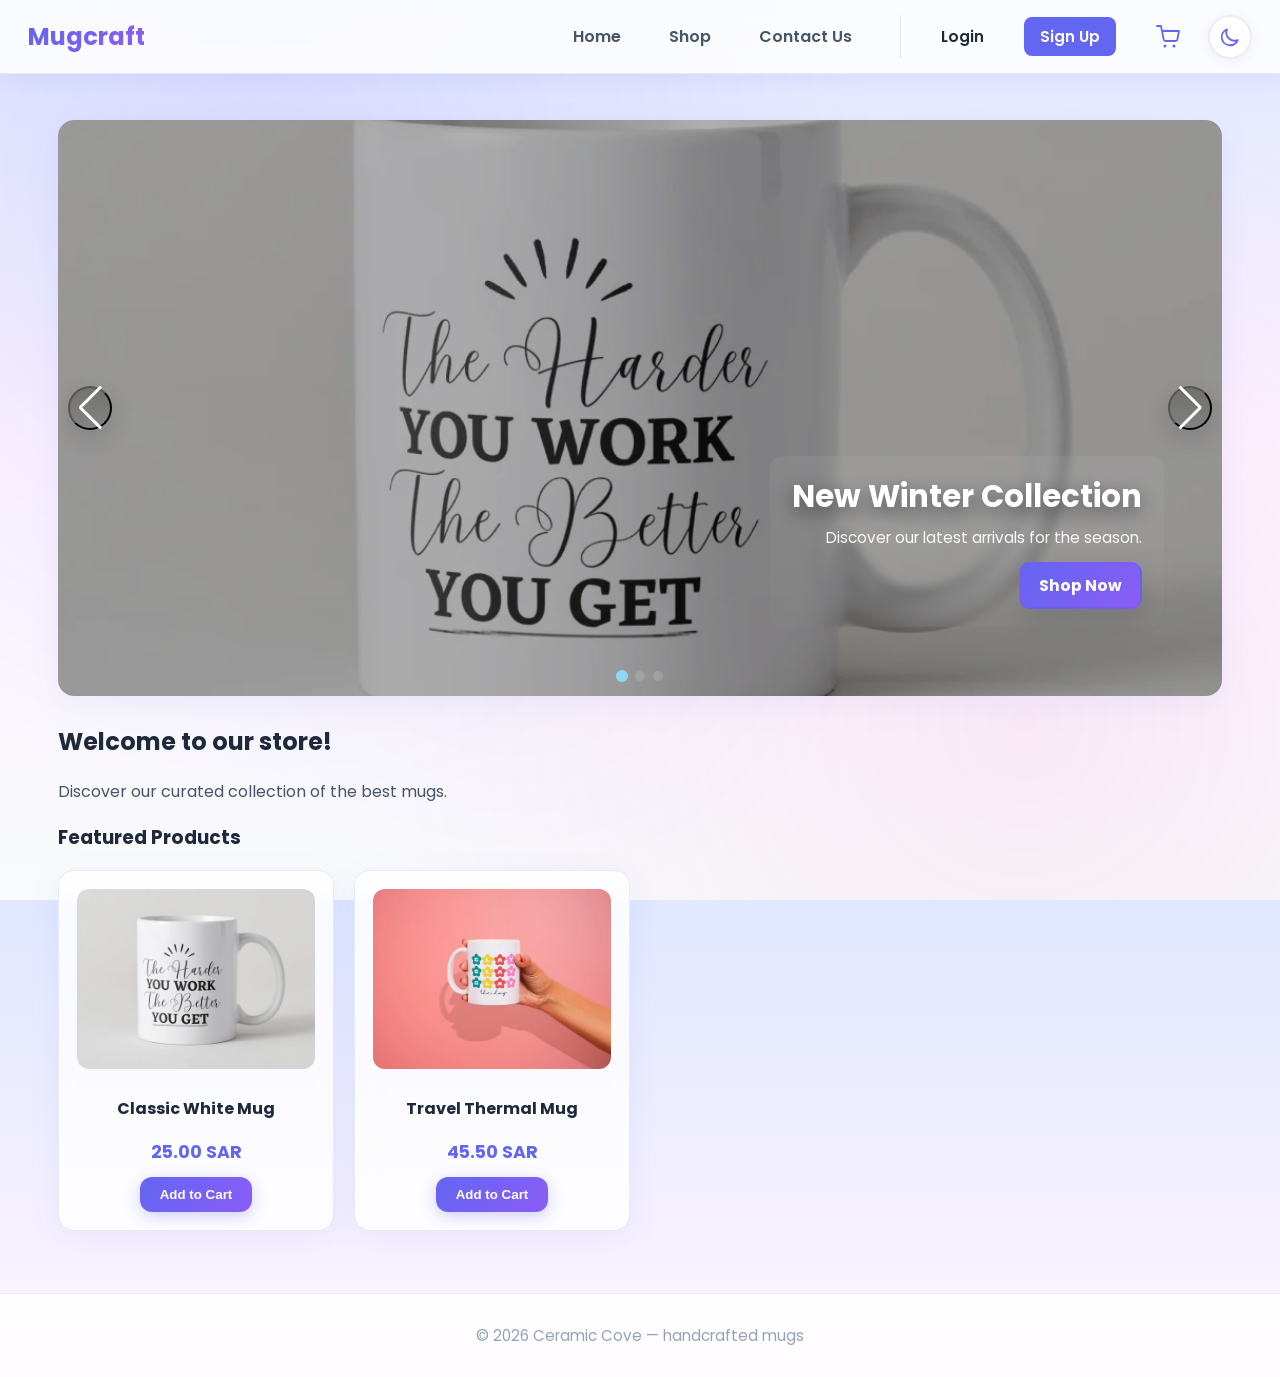
<file: index.html>
<!DOCTYPE html>
<html lang="en" dir="ltr">

<head>
  <meta charset="UTF-8">
  <title>Mugcraft</title>
  <meta name="viewport" content="width=device-width, initial-scale=1" />
  <meta name="description" content="Ceramic Cove — curated mugs, handcrafted & modern designs" />

  <!-- Fonts -->
  <link href="https://fonts.googleapis.com/css2?family=Cairo:wght@400;700&family=Poppins:wght@400;600;700&display=swap"
    rel="stylesheet">

  <!-- Swiper CSS (required for slider) -->
  <link rel="stylesheet" href="https://cdn.jsdelivr.net/npm/swiper@9/swiper-bundle.min.css" />

  <!-- Your stylesheet -->
  <link rel="stylesheet" href="assets/css/styles.css">
</head>

<body>

  <header>
    <button class="hamburger" aria-label="Toggle navigation" aria-expanded="false">
      <svg fill="none" stroke="currentColor" viewBox="0 0 24 24">
        <path stroke-linecap="round" stroke-linejoin="round" stroke-width="2" d="M4 6h16M4 12h16M4 18h16"></path>
      </svg>
    </button>
    <a href="index.html" class="logo" aria-label="Mugcraft - Home">Mugcraft</a>

    <nav aria-label="Main navigation">
      <a href="index.html">Home</a>
      <a href="shop.html">Shop</a>
      <a href="contact.html">Contact Us</a>

      <span id="auth-links">
        <!-- Auth links injected by auth.js -->
      </span>

      <!-- Cart icon link -->
      <a href="cart.html" class="cart-link" aria-label="View cart"
        style="display:inline-flex;align-items:center;margin-left:12px;position:relative;text-decoration:none;">
        <svg class="cart-icon" viewBox="0 0 24 24" role="img" aria-hidden="true" focusable="false"
          style="width:24px;height:24px;">
          <title>Cart</title>
          <circle cx="9" cy="21" r="1.5" fill="currentColor" />
          <circle cx="18" cy="21" r="1.5" fill="currentColor" />
          <path d="M1 1h4l2.68 13.39a2 2 0 0 0 2 1.61h9.72a2 2 0 0 0 2-1.61L23 6H6" stroke="currentColor"
            stroke-width="1.8" stroke-linecap="round" stroke-linejoin="round" fill="none" />
        </svg>
        <span id="cart-count" class="cart-badge" aria-hidden="true"
          style="position:absolute;top:-8px;right:-8px;background:#e74c3c;color:#fff;font-size:11px;padding:2px 6px;border-radius:10px;display:none;">0</span>
      </a>
      <button id="theme-toggle" class="theme-toggle" aria-label="Toggle dark mode">
        <svg class="sun-icon" fill="none" stroke="currentColor" viewBox="0 0 24 24">
          <path stroke-linecap="round" stroke-linejoin="round" stroke-width="2"
            d="M12 3v1m0 16v1m9-9h-1M4 12H3m15.364 6.364l-.707-.707M6.343 6.343l-.707-.707m12.728 0l-.707.707M6.343 17.657l-.707.707M16 12a4 4 0 11-8 0 4 4 0 018 0z">
          </path>
        </svg>
        <svg class="moon-icon" fill="none" stroke="currentColor" viewBox="0 0 24 24">
          <path stroke-linecap="round" stroke-linejoin="round" stroke-width="2"
            d="M20.354 15.354A9 9 0 018.646 3.646 9.003 9.003 0 0012 21a9.003 9.003 0 008.354-5.646z"></path>
        </svg>
      </button>
    </nav>
  </header>

  <main>

    <!-- HERO SLIDER -->
    <div class="hero-slider swiper" aria-label="Hero slider">
      <div class="swiper-wrapper">

        <!-- Slide 1 -->
        <div class="swiper-slide" role="group" aria-roledescription="slide" aria-label="New Winter Collection">
          <img src="images/img1.jpg" alt="Special promotion on new arrivals" loading="lazy"
            onerror="this.onerror=null;this.src='assets/images/placeholder.png';console.warn('Image failed to load: assets/images/img1.jpg');">
          <div class="slide-content">
            <h2>New Winter Collection</h2>
            <p>Discover our latest arrivals for the season.</p>
            <a href="shop.html" class="btn-primary" role="button">Shop Now</a>
          </div>
        </div>

        <!-- Slide 2 -->
        <div class="swiper-slide" role="group" aria-roledescription="slide" aria-label="Handcrafted Mugs">
          <img src="images/img2.jpg" alt="Handcrafted mugs" loading="lazy"
            onerror="this.onerror=null;this.src='assets/images/placeholder.png';console.warn('Image failed to load: assets/images/img2.jpg');">
          <div class="slide-content">
            <h2>Handcrafted Mugs</h2>
            <p>Unique designs, perfect for your morning coffee.</p>
            <a href="shop.html" class="btn-primary" role="button">Explore</a>
          </div>
        </div>

        <!-- Slide 3 -->
        <div class="swiper-slide" role="group" aria-roledescription="slide" aria-label="Flash Sale - 30% Off">
          <img src="images/img3.png" alt="Limited time sale" loading="lazy"
            onerror="this.onerror=null;this.src='assets/images/placeholder.png';console.warn('Image failed to load: assets/images/img3.png');">
          <div class="slide-content">
            <h2>Flash Sale - 30% Off!</h2>
            <p>Limited time offer on selected items.</p>
            <a href="shop.html" class="btn-primary" role="button">View Deals</a>
          </div>
        </div>

      </div>

      <!-- Pagination + arrows -->
      <div class="swiper-pagination" aria-hidden="false"></div>
      <button class="swiper-button-prev" aria-label="Previous slide"></button>
      <button class="swiper-button-next" aria-label="Next slide"></button>
    </div>

    <h2>Welcome to our store!</h2>
    <p>Discover our curated collection of the best mugs.</p>

    <h3>Featured Products</h3>
    <div id="featured-products" class="products-grid" aria-live="polite" aria-busy="true"></div>

  </main>

  <footer>
    <div style="max-width:1200px;margin:0 auto;padding:12px 18px;text-align:center">
      © <span id="year"></span> Ceramic Cove — handcrafted mugs
    </div>
  </footer>

  <!-- Toast placeholder -->
  <div id="global-toast-placeholder" aria-hidden="true"></div>

  <!-- Scripts -->
  <script src="assets/js/products-data.js"></script>
  <script src="assets/js/main.js"></script>
  <script src="assets/js/auth.js"></script>

  <!-- Home page only script (featured products rendering) -->
  <script>
    document.addEventListener('DOMContentLoaded', () => {
      // update footer year
      const y = document.getElementById('year');
      if (y) y.textContent = new Date().getFullYear();

      // Featured products render using embedded data
      const container = document.getElementById('featured-products');
      if (!container) return;

      // Use embedded product data (from products-data.js)
      const products = typeof getProducts === 'function' ? getProducts() : [];

      if (products.length === 0) {
        container.innerHTML = '<p style="color:#666">No products available.</p>';
        return;
      }

      container.setAttribute('aria-busy', 'false');
      const featured = products.slice(0, 2);

      featured.forEach(product => {
        const div = document.createElement('div');
        div.className = 'product-card';
        div.innerHTML = `
          <a href="product.html?id=${product.id}">
            <img src="${product.image}" alt="${product.title}" loading="lazy"
                 onerror="this.onerror=null;this.src='images/placeholder.jpg';">
            <h3>${product.title}</h3>
            <p class="price">${Number(product.price).toFixed(2)} SAR</p>
          </a>
          <button class="add-btn" data-id="${product.id}" aria-label="Add ${product.title} to cart">Add to Cart</button>
        `;
        container.appendChild(div);
      });

      // attach add-to-cart handlers
      container.querySelectorAll('.add-btn').forEach(btn => {
        btn.addEventListener('click', (e) => {
          const id = Number(e.currentTarget.getAttribute('data-id'));
          if (typeof addToCart === 'function') {
            addToCart(id, 1);
          }
          if (typeof updateCartIcon === 'function') updateCartIcon();
        });
      });
    });
  </script>

  <!-- Swiper JS (must be loaded before init) -->
  <script src="https://cdn.jsdelivr.net/npm/swiper@9/swiper-bundle.min.js"></script>

  <!-- Initialize Swiper safely -->
  <script>
    document.addEventListener('DOMContentLoaded', function () {
      function initSwiperIfReady() {
        if (typeof Swiper === 'undefined') {
          setTimeout(initSwiperIfReady, 100);
          return;
        }
        const hero = document.querySelector('.hero-slider');
        if (!hero) return;
        const swiper = new Swiper('.hero-slider', {
          loop: true,
          autoplay: { delay: 4000, disableOnInteraction: false },
          pagination: { el: '.swiper-pagination', clickable: true },
          navigation: { nextEl: '.swiper-button-next', prevEl: '.swiper-button-prev' },
          effect: 'slide',
          lazy: { loadPrevNext: true },
          keyboard: { enabled: true, onlyInViewport: true },
          a11y: { enabled: true }
        });

        swiper.on('slideChange', () => { /* custom hooks if needed */ });
      }
      initSwiperIfReady();

      // Bind cart toggle if main.js didn't already
      const cartToggle = document.getElementById('cart-toggle');
      const cartPreview = document.getElementById('cart-preview-wrap');
      if (cartToggle && cartPreview) {
        cartPreview.style.display = 'none';
        cartToggle.addEventListener('click', (e) => {
          e.stopPropagation();
          const open = cartPreview.style.display === 'block';
          cartPreview.style.display = open ? 'none' : 'block';
          cartToggle.setAttribute('aria-expanded', String(!open));
          if (typeof buildCartPreview === 'function') buildCartPreview();
        });
        document.addEventListener('click', (ev) => {
          if (!cartPreview.contains(ev.target) && ev.target !== cartToggle) {
            cartPreview.style.display = 'none';
            cartToggle.setAttribute('aria-expanded', 'false');
          }
        });
      }
    });
  </script>

</body>

</html>
</file>
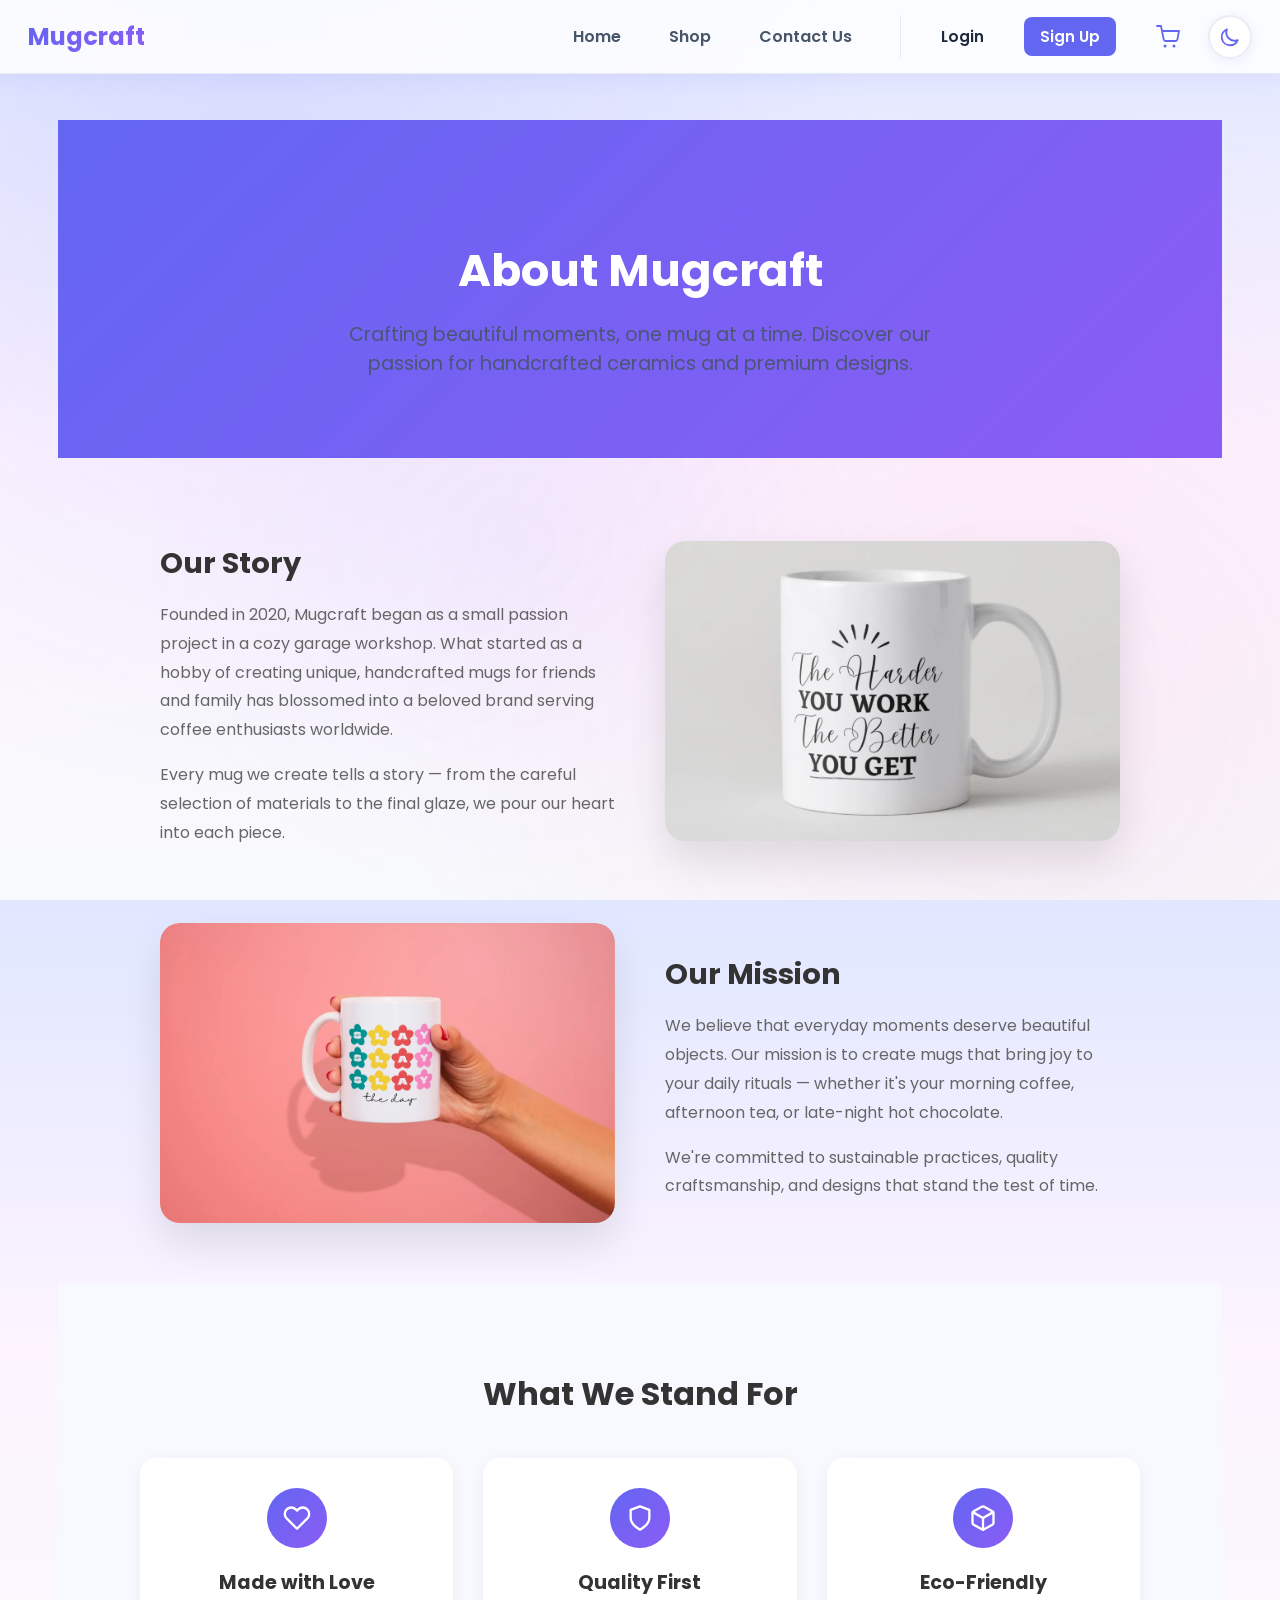
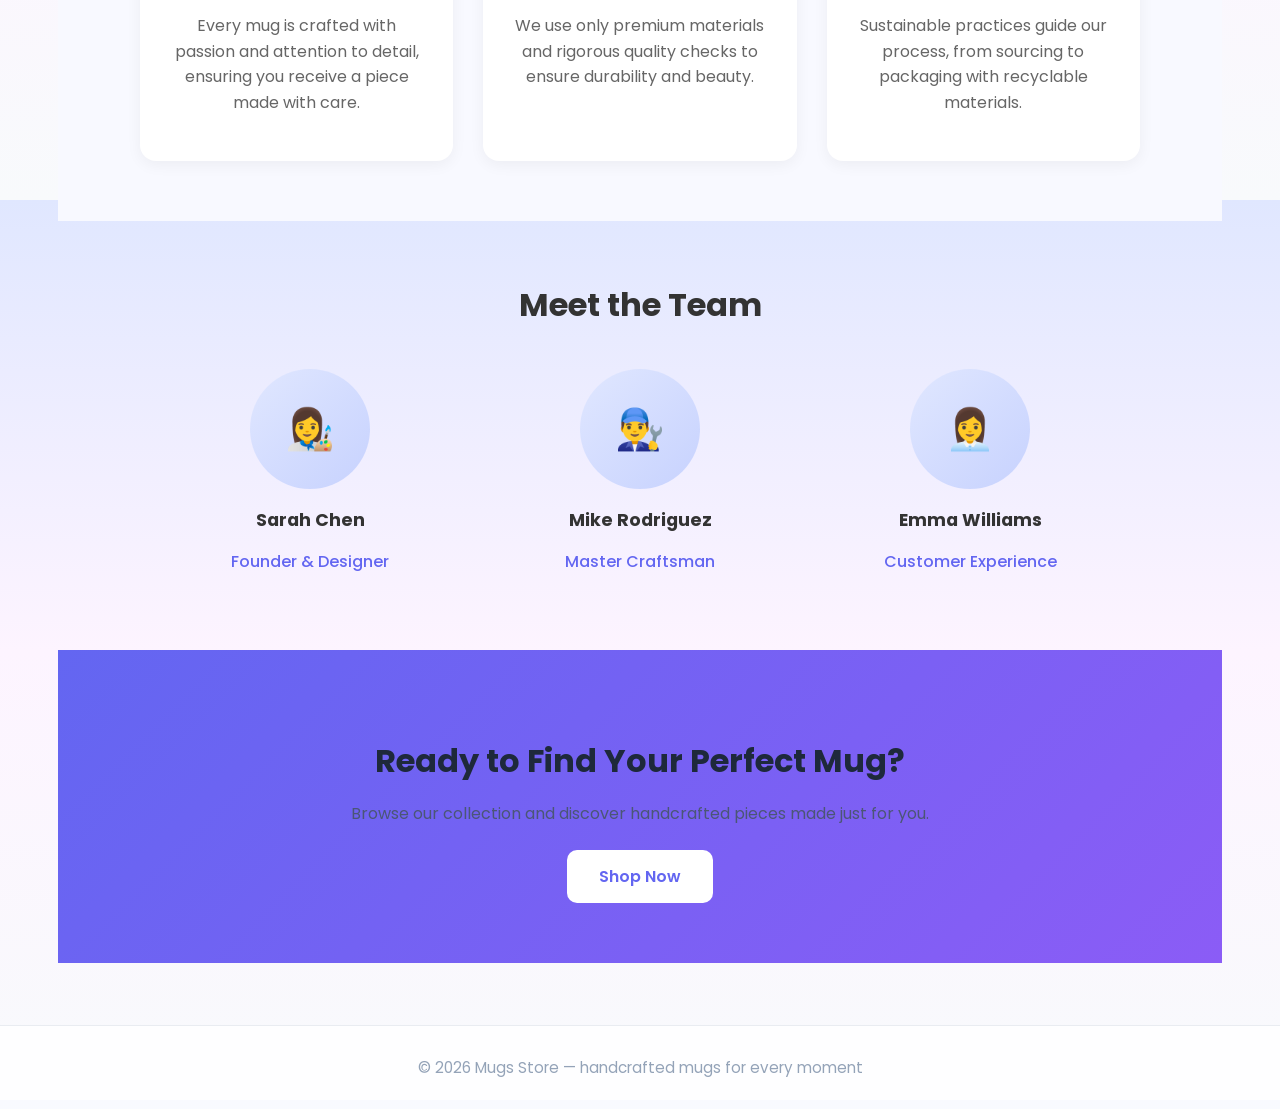
<file: about.html>
<!DOCTYPE html>
<html lang="en" dir="ltr">

<head>
    <meta charset="UTF-8">
    <title>About Us - Mugcraft</title>
    <meta name="viewport" content="width=device-width, initial-scale=1" />
    <meta name="description" content="Learn about Mugcraft — our story, mission, and passion for handcrafted mugs." />
    <link
        href="https://fonts.googleapis.com/css2?family=Cairo:wght@400;700&family=Poppins:wght@400;600;700&display=swap"
        rel="stylesheet">
    <link rel="stylesheet" href="assets/css/styles.css">
    <style>
        .about-hero {
            background: linear-gradient(135deg, #6366f1 0%, #8b5cf6 100%);
            color: #fff;
            text-align: center;
            padding: 80px 20px;
            margin-bottom: 60px;
        }

        .about-hero h1 {
            font-size: 2.8rem;
            margin-bottom: 16px;
        }

        .about-hero p {
            font-size: 1.2rem;
            opacity: 0.9;
            max-width: 600px;
            margin: 0 auto;
        }

        .about-section {
            max-width: 1000px;
            margin: 0 auto 60px;
            padding: 0 20px;
        }

        .about-content {
            display: grid;
            grid-template-columns: 1fr 1fr;
            gap: 50px;
            align-items: center;
            margin-bottom: 60px;
        }

        @media (max-width: 768px) {
            .about-content {
                grid-template-columns: 1fr;
            }

            .about-hero h1 {
                font-size: 2rem;
            }
        }

        .about-content.reverse {
            direction: rtl;
        }

        .about-content.reverse>* {
            direction: ltr;
        }

        .about-text h2 {
            font-size: 1.8rem;
            color: #333;
            margin-bottom: 16px;
        }

        .about-text p {
            color: #666;
            line-height: 1.8;
            margin-bottom: 16px;
        }

        .about-image {
            border-radius: 20px;
            overflow: hidden;
            box-shadow: 0 20px 40px rgba(0, 0, 0, 0.1);
        }

        .about-image img {
            width: 100%;
            height: 300px;
            object-fit: cover;
            display: block;
        }

        .values-section {
            background: #f8f9ff;
            padding: 60px 20px;
            margin-bottom: 60px;
        }

        .values-section h2 {
            text-align: center;
            font-size: 2rem;
            color: #333;
            margin-bottom: 40px;
        }

        .values-grid {
            display: grid;
            grid-template-columns: repeat(3, 1fr);
            gap: 30px;
            max-width: 1000px;
            margin: 0 auto;
        }

        @media (max-width: 768px) {
            .values-grid {
                grid-template-columns: 1fr;
            }
        }

        .value-card {
            background: #fff;
            padding: 30px;
            border-radius: 16px;
            text-align: center;
            box-shadow: 0 4px 15px rgba(0, 0, 0, 0.05);
            transition: transform 0.3s, box-shadow 0.3s;
        }

        .value-card:hover {
            transform: translateY(-5px);
            box-shadow: 0 12px 30px rgba(0, 0, 0, 0.1);
        }

        .value-card .icon {
            width: 60px;
            height: 60px;
            background: linear-gradient(135deg, #6366f1 0%, #8b5cf6 100%);
            border-radius: 50%;
            display: flex;
            align-items: center;
            justify-content: center;
            margin: 0 auto 20px;
        }

        .value-card .icon svg {
            width: 28px;
            height: 28px;
            color: #fff;
        }

        .value-card h3 {
            font-size: 1.2rem;
            color: #333;
            margin-bottom: 10px;
        }

        .value-card p {
            color: #666;
            line-height: 1.6;
        }

        .team-section {
            max-width: 1000px;
            margin: 0 auto 60px;
            padding: 0 20px;
            text-align: center;
        }

        .team-section h2 {
            font-size: 2rem;
            color: #333;
            margin-bottom: 40px;
        }

        .team-grid {
            display: grid;
            grid-template-columns: repeat(3, 1fr);
            gap: 30px;
        }

        @media (max-width: 768px) {
            .team-grid {
                grid-template-columns: 1fr;
            }
        }

        .team-member {
            text-align: center;
        }

        .team-member .avatar {
            width: 120px;
            height: 120px;
            border-radius: 50%;
            background: linear-gradient(135deg, #e0e7ff 0%, #c7d2fe 100%);
            margin: 0 auto 16px;
            display: flex;
            align-items: center;
            justify-content: center;
            font-size: 2.5rem;
        }

        .team-member h3 {
            font-size: 1.1rem;
            color: #333;
            margin-bottom: 4px;
        }

        .team-member p {
            color: #6366f1;
            font-weight: 500;
        }

        .cta-section {
            background: linear-gradient(135deg, #6366f1 0%, #8b5cf6 100%);
            color: #fff;
            text-align: center;
            padding: 60px 20px;
        }

        .cta-section h2 {
            font-size: 2rem;
            margin-bottom: 16px;
        }

        .cta-section p {
            opacity: 0.9;
            margin-bottom: 24px;
        }

        .cta-section a {
            display: inline-block;
            background: #fff;
            color: #6366f1;
            padding: 14px 32px;
            border-radius: 10px;
            text-decoration: none;
            font-weight: 600;
            transition: transform 0.2s, box-shadow 0.2s;
        }

        .cta-section a:hover {
            transform: translateY(-2px);
            box-shadow: 0 8px 20px rgba(0, 0, 0, 0.2);
        }
    </style>
</head>

<body>

    <header>
        <button class="hamburger" aria-label="Toggle navigation" aria-expanded="false">
            <svg fill="none" stroke="currentColor" viewBox="0 0 24 24">
                <path stroke-linecap="round" stroke-linejoin="round" stroke-width="2" d="M4 6h16M4 12h16M4 18h16">
                </path>
            </svg>
        </button>
        <a href="index.html" class="logo" aria-label="Mugcraft - Home">Mugcraft</a>
        <nav aria-label="Main navigation">
            <a href="index.html">Home</a>
            <a href="shop.html">Shop</a>
            <a href="contact.html">Contact Us</a>

            <span id="auth-links">
                <!-- Auth links injected by auth.js -->
            </span>
            <!-- Cart icon link -->
            <a href="cart.html" class="cart-link" aria-label="View cart"
                style="display:inline-flex;align-items:center;margin-left:12px;position:relative;text-decoration:none;">
                <svg class="cart-icon" viewBox="0 0 24 24" role="img" aria-hidden="true" focusable="false"
                    style="width:24px;height:24px;">
                    <title>Cart</title>
                    <circle cx="9" cy="21" r="1.5" fill="currentColor" />
                    <circle cx="18" cy="21" r="1.5" fill="currentColor" />
                    <path d="M1 1h4l2.68 13.39a2 2 0 0 0 2 1.61h9.72a2 2 0 0 0 2-1.61L23 6H6" stroke="currentColor"
                        stroke-width="1.8" stroke-linecap="round" stroke-linejoin="round" fill="none" />
                </svg>
                <span id="cart-count" class="cart-badge" aria-hidden="true"
                    style="position:absolute;top:-8px;right:-8px;background:#e74c3c;color:#fff;font-size:11px;padding:2px 6px;border-radius:10px;display:none;">0</span>
            </a>
            <button id="theme-toggle" class="theme-toggle" aria-label="Toggle dark mode">
                <svg class="sun-icon" fill="none" stroke="currentColor" viewBox="0 0 24 24">
                    <path stroke-linecap="round" stroke-linejoin="round" stroke-width="2"
                        d="M12 3v1m0 16v1m9-9h-1M4 12H3m15.364 6.364l-.707-.707M6.343 6.343l-.707-.707m12.728 0l-.707.707M6.343 17.657l-.707.707M16 12a4 4 0 11-8 0 4 4 0 018 0z">
                    </path>
                </svg>
                <svg class="moon-icon" fill="none" stroke="currentColor" viewBox="0 0 24 24">
                    <path stroke-linecap="round" stroke-linejoin="round" stroke-width="2"
                        d="M20.354 15.354A9 9 0 018.646 3.646 9.003 9.003 0 0012 21a9.003 9.003 0 008.354-5.646z">
                    </path>
                </svg>
            </button>
        </nav>
    </header>

    <main>
        <section class="about-hero">
            <h1>About Mugcraft</h1>
            <p>Crafting beautiful moments, one mug at a time. Discover our passion for handcrafted ceramics and premium
                designs.</p>
        </section>

        <section class="about-section">
            <div class="about-content">
                <div class="about-text">
                    <h2>Our Story</h2>
                    <p>Founded in 2020, Mugcraft began as a small passion project in a cozy garage workshop. What
                        started as a hobby of creating unique, handcrafted mugs for friends and family has blossomed
                        into a beloved brand serving coffee enthusiasts worldwide.</p>
                    <p>Every mug we create tells a story — from the careful selection of materials to the final glaze,
                        we pour our heart into each piece.</p>
                </div>
                <div class="about-image">
                    <img src="images/img1.jpg" alt="Our workshop"
                        onerror="this.style.background='linear-gradient(135deg, #e0e7ff 0%, #c7d2fe 100%)';this.alt='Workshop';">
                </div>
            </div>

            <div class="about-content reverse">
                <div class="about-text">
                    <h2>Our Mission</h2>
                    <p>We believe that everyday moments deserve beautiful objects. Our mission is to create mugs that
                        bring joy to your daily rituals — whether it's your morning coffee, afternoon tea, or late-night
                        hot chocolate.</p>
                    <p>We're committed to sustainable practices, quality craftsmanship, and designs that stand the test
                        of time.</p>
                </div>
                <div class="about-image">
                    <img src="images/img2.jpg" alt="Our mission"
                        onerror="this.style.background='linear-gradient(135deg, #fce7f3 0%, #fbcfe8 100%)';this.alt='Mission';">
                </div>
            </div>
        </section>

        <section class="values-section">
            <h2>What We Stand For</h2>
            <div class="values-grid">
                <div class="value-card">
                    <div class="icon">
                        <svg viewBox="0 0 24 24" fill="none" stroke="currentColor" stroke-width="2"
                            stroke-linecap="round" stroke-linejoin="round">
                            <path
                                d="M20.84 4.61a5.5 5.5 0 0 0-7.78 0L12 5.67l-1.06-1.06a5.5 5.5 0 0 0-7.78 7.78l1.06 1.06L12 21.23l7.78-7.78 1.06-1.06a5.5 5.5 0 0 0 0-7.78z" />
                        </svg>
                    </div>
                    <h3>Made with Love</h3>
                    <p>Every mug is crafted with passion and attention to detail, ensuring you receive a piece made with
                        care.</p>
                </div>
                <div class="value-card">
                    <div class="icon">
                        <svg viewBox="0 0 24 24" fill="none" stroke="currentColor" stroke-width="2"
                            stroke-linecap="round" stroke-linejoin="round">
                            <path d="M12 22s8-4 8-10V5l-8-3-8 3v7c0 6 8 10 8 10z" />
                        </svg>
                    </div>
                    <h3>Quality First</h3>
                    <p>We use only premium materials and rigorous quality checks to ensure durability and beauty.</p>
                </div>
                <div class="value-card">
                    <div class="icon">
                        <svg viewBox="0 0 24 24" fill="none" stroke="currentColor" stroke-width="2"
                            stroke-linecap="round" stroke-linejoin="round">
                            <path
                                d="M21 16V8a2 2 0 0 0-1-1.73l-7-4a2 2 0 0 0-2 0l-7 4A2 2 0 0 0 3 8v8a2 2 0 0 0 1 1.73l7 4a2 2 0 0 0 2 0l7-4A2 2 0 0 0 21 16z" />
                            <polyline points="3.27 6.96 12 12.01 20.73 6.96" />
                            <line x1="12" y1="22.08" x2="12" y2="12" />
                        </svg>
                    </div>
                    <h3>Eco-Friendly</h3>
                    <p>Sustainable practices guide our process, from sourcing to packaging with recyclable materials.
                    </p>
                </div>
            </div>
        </section>

        <section class="team-section">
            <h2>Meet the Team</h2>
            <div class="team-grid">
                <div class="team-member">
                    <div class="avatar">👩‍🎨</div>
                    <h3>Sarah Chen</h3>
                    <p>Founder & Designer</p>
                </div>
                <div class="team-member">
                    <div class="avatar">👨‍🔧</div>
                    <h3>Mike Rodriguez</h3>
                    <p>Master Craftsman</p>
                </div>
                <div class="team-member">
                    <div class="avatar">👩‍💼</div>
                    <h3>Emma Williams</h3>
                    <p>Customer Experience</p>
                </div>
            </div>
        </section>

        <section class="cta-section">
            <h2>Ready to Find Your Perfect Mug?</h2>
            <p>Browse our collection and discover handcrafted pieces made just for you.</p>
            <a href="shop.html">Shop Now</a>
        </section>
    </main>

    <footer>
        <div style="max-width:1200px;margin:0 auto;padding:12px 18px;text-align:center">
            © <span id="year"></span> Mugs Store — handcrafted mugs for every moment
        </div>
    </footer>

    <script src="assets/js/main.js"></script>
    <script src="assets/js/auth.js"></script>
    <script>
        const yearEl = document.getElementById('year');
        if (yearEl) yearEl.textContent = new Date().getFullYear();
    </script>
</body>

</html>
</file>
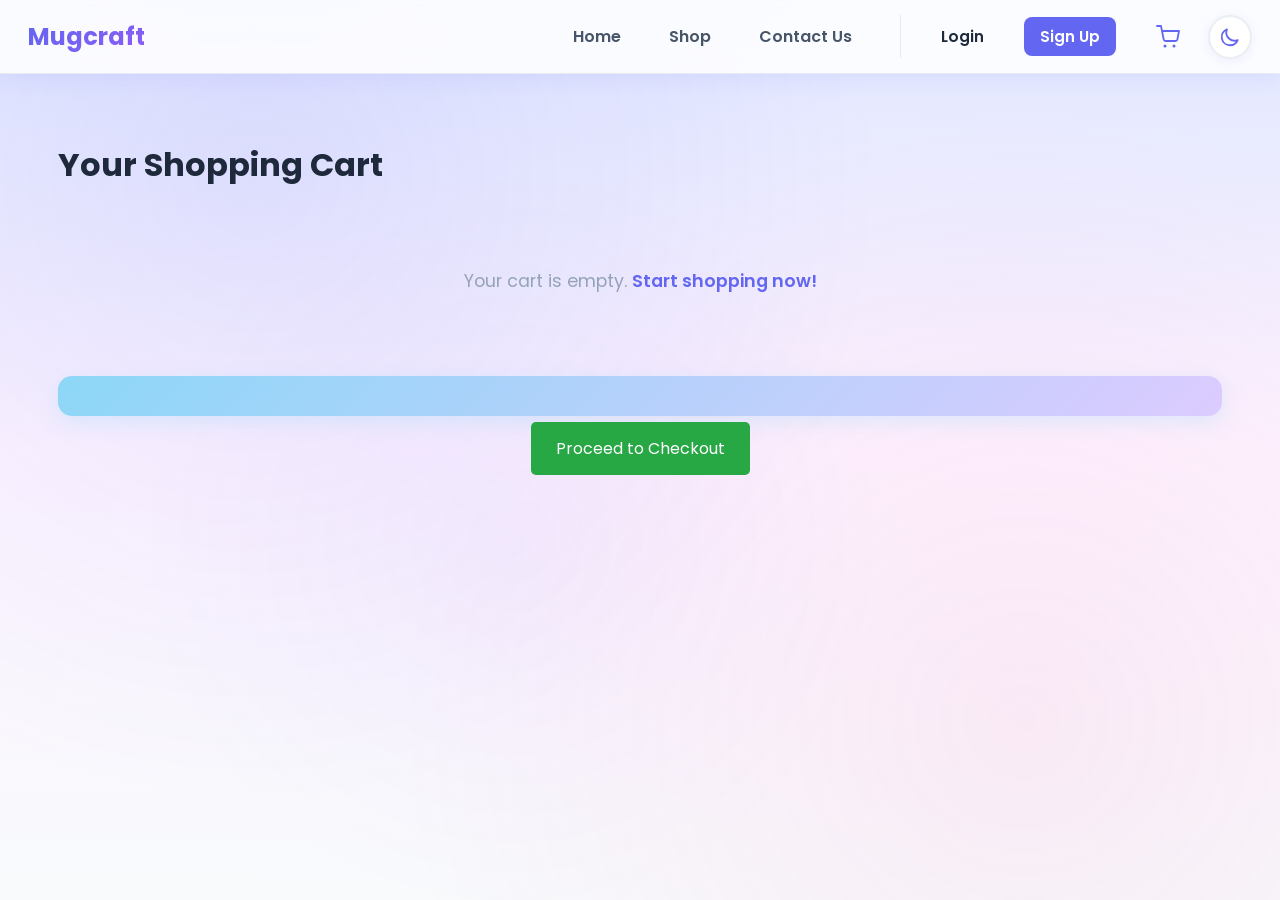
<file: cart.html>
<!DOCTYPE html>
<html lang="en" dir="ltr">

<head>
  <meta charset="UTF-8">
  <title>Shopping Cart</title>
  <link rel="stylesheet" href="assets/css/styles.css">
  <link href="https://fonts.googleapis.com/css2?family=Poppins:wght@400;600;700&display=swap" rel="stylesheet">
</head>

<body>

  <header>
    <button class="hamburger" aria-label="Toggle navigation" aria-expanded="false">
      <svg fill="none" stroke="currentColor" viewBox="0 0 24 24">
        <path stroke-linecap="round" stroke-linejoin="round" stroke-width="2" d="M4 6h16M4 12h16M4 18h16"></path>
      </svg>
    </button>
    <a href="index.html" class="logo">Mugcraft</a>
    <nav aria-label="Main navigation">
      <a href="index.html">Home</a>
      <a href="shop.html">Shop</a>
      <a href="contact.html">Contact Us</a>

      <span id="auth-links">
        <!-- Auth links injected by auth.js -->
      </span>
      <!-- Cart icon link -->
      <a href="cart.html" class="cart-link" aria-label="View cart"
        style="display:inline-flex;align-items:center;margin-left:12px;position:relative;text-decoration:none;">
        <svg class="cart-icon" viewBox="0 0 24 24" role="img" aria-hidden="true" focusable="false"
          style="width:24px;height:24px;">
          <title>Cart</title>
          <circle cx="9" cy="21" r="1.5" fill="currentColor" />
          <circle cx="18" cy="21" r="1.5" fill="currentColor" />
          <path d="M1 1h4l2.68 13.39a2 2 0 0 0 2 1.61h9.72a2 2 0 0 0 2-1.61L23 6H6" stroke="currentColor"
            stroke-width="1.8" stroke-linecap="round" stroke-linejoin="round" fill="none" />
        </svg>
        <span id="cart-count" class="cart-badge" aria-hidden="true"
          style="position:absolute;top:-8px;right:-8px;background:#e74c3c;color:#fff;font-size:11px;padding:2px 6px;border-radius:10px;display:none;">0</span>
      </a>
      <button id="theme-toggle" class="theme-toggle" aria-label="Toggle dark mode">
        <svg class="sun-icon" fill="none" stroke="currentColor" viewBox="0 0 24 24">
          <path stroke-linecap="round" stroke-linejoin="round" stroke-width="2"
            d="M12 3v1m0 16v1m9-9h-1M4 12H3m15.364 6.364l-.707-.707M6.343 6.343l-.707-.707m12.728 0l-.707.707M6.343 17.657l-.707.707M16 12a4 4 0 11-8 0 4 4 0 018 0z">
          </path>
        </svg>
        <svg class="moon-icon" fill="none" stroke="currentColor" viewBox="0 0 24 24">
          <path stroke-linecap="round" stroke-linejoin="round" stroke-width="2"
            d="M20.354 15.354A9 9 0 018.646 3.646 9.003 9.003 0 0012 21a9.003 9.003 0 008.354-5.646z"></path>
        </svg>
      </button>
    </nav>
  </header>

  <main>
    <h1>Your Shopping Cart</h1>
    <div id="cart-items-container">
      <!-- Cart items will be displayed here -->
    </div>
    <div id="cart-total" class="cart-total"></div>
    <div style="text-align: center; margin-top: 20px;">
      <a href="checkout.html"
        style="background-color: #28a745; color: white; padding: 15px 25px; text-decoration: none; border-radius: 5px;">Proceed
        to Checkout</a>
    </div>
  </main>

  <script src="assets/js/products-data.js"></script>
  <script src="assets/js/main.js"></script>
  <script src="assets/js/auth.js"></script>
  <script>
    document.addEventListener('DOMContentLoaded', () => {
      renderCart();
    });

    function renderCart() {
      const container = document.getElementById('cart-items-container');
      const totalEl = document.getElementById('cart-total');
      const cart = getCart(); // from main.js
      const products = typeof getProducts === 'function' ? getProducts() : [];

      if (cart.length === 0) {
        container.innerHTML = '<p>Your cart is empty. <a href="shop.html">Start shopping now!</a></p>';
        totalEl.textContent = '';
        return;
      }

      let totalCost = 0;
      container.innerHTML = '';

      cart.forEach(cartItem => {
        const product = products.find(p => p.id === cartItem.id);
        if (product) {
          const itemTotal = product.price * cartItem.quantity;
          totalCost += itemTotal;

          container.innerHTML += `
            <div class="cart-item">
              <img src="${product.image}" alt="${product.title}" onerror="this.src='images/placeholder.jpg'; this.onerror=null;">
              <div>
                <h3>${product.title}</h3>
                <p>Price: ${product.price.toFixed(2)} SAR</p>
                
                <div class="cart-controls">
                  <div class="qty-group">
                    <button class="qty-btn" onclick="updateItemQty(${cartItem.id}, ${cartItem.quantity - 1})" aria-label="Decrease quantity">-</button>
                    <span class="qty-display">${cartItem.quantity}</span>
                    <button class="qty-btn" onclick="updateItemQty(${cartItem.id}, ${cartItem.quantity + 1})" aria-label="Increase quantity">+</button>
                  </div>
                  <button class="remove-btn" onclick="removeItem(${cartItem.id})" aria-label="Remove item">Remove</button>
                </div>
                
                <p style="margin-top: 8px; font-weight: 700;">Subtotal: ${itemTotal.toFixed(2)} SAR</p>
              </div>
            </div>
          `;
        }
      });

      totalEl.textContent = `Total: ${totalCost.toFixed(2)} SAR`;
    }

    // Helper to update quantity
    function updateItemQty(id, newQty) {
      if (newQty < 1) {
        // If reducing below 1, maybe confirm removal or just do nothing?
        // User asked for "remove or minus". Usually minus to 0 removes.
        // Let's allow removal via minus if desired, or clamp to 1. 
        // I'll clamp to 1 since there is an explicit remove button.
        newQty = 1;
      }
      setQuantity(id, newQty); // from main.js
      renderCart();
    }

    // Helper to remove item
    function removeItem(id) {
      if (confirm('Are you sure you want to remove this item?')) {
        removeFromCart(id); // from main.js
        renderCart();
      }
    }
  </script>
</body>

</html>
</file>
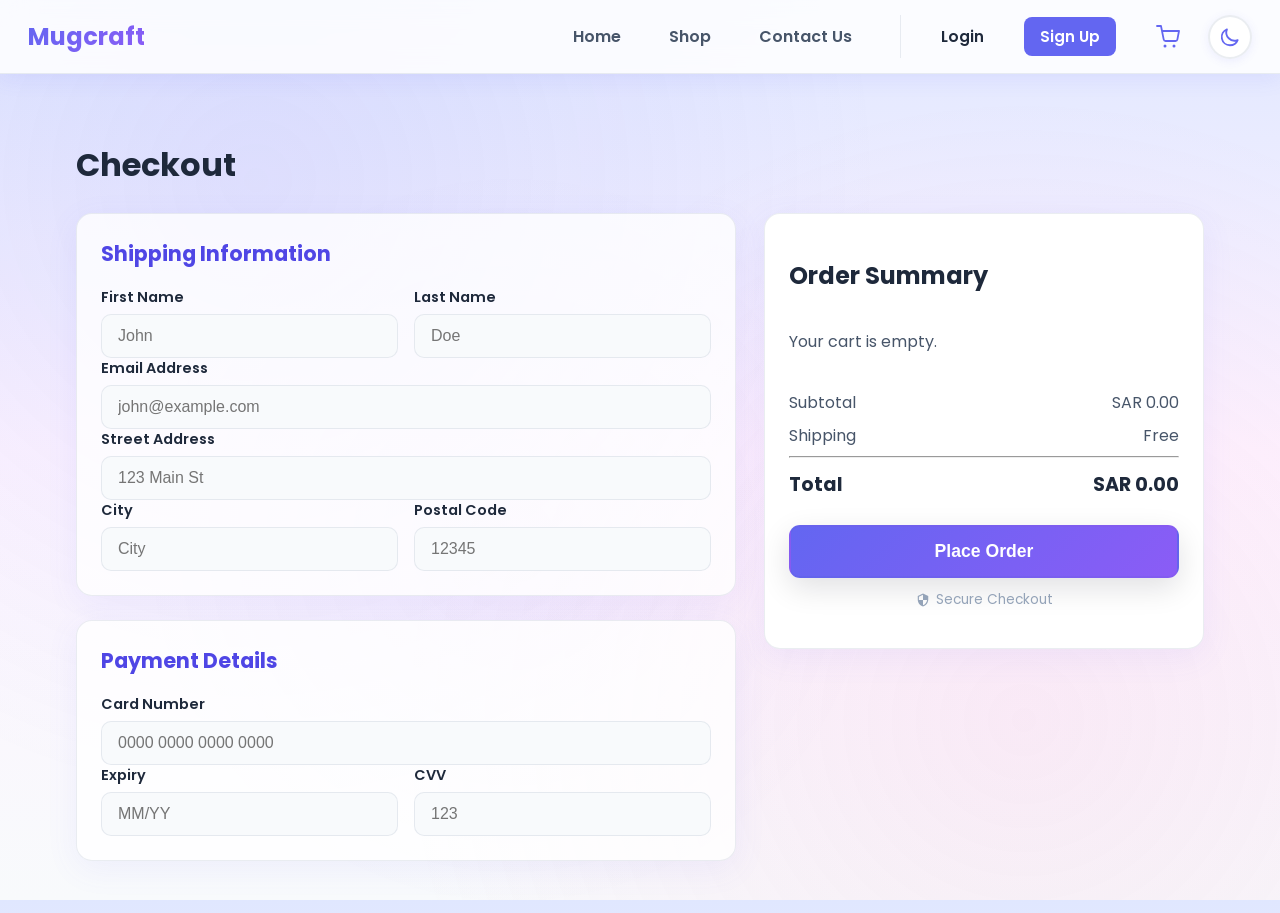
<file: checkout.html>
<!DOCTYPE html>
<html lang="en" dir="ltr">

<head>
    <meta charset="UTF-8">
    <title>Checkout - Mugcraft</title>
    <meta name="viewport" content="width=device-width, initial-scale=1" />
    <link
        href="https://fonts.googleapis.com/css2?family=Cairo:wght@400;700&family=Poppins:wght@400;600;700&display=swap"
        rel="stylesheet">
    <link rel="stylesheet" href="assets/css/styles.css">
</head>

<body>

    <header>
        <button class="hamburger" aria-label="Toggle navigation" aria-expanded="false">
            <svg fill="none" stroke="currentColor" viewBox="0 0 24 24">
                <path stroke-linecap="round" stroke-linejoin="round" stroke-width="2" d="M4 6h16M4 12h16M4 18h16">
                </path>
            </svg>
        </button>
        <a href="index.html" class="logo">Mugcraft</a>
        <nav aria-label="Main navigation">
            <a href="index.html">Home</a>
            <a href="shop.html">Shop</a>
            <a href="contact.html">Contact Us</a>

            <span id="auth-links">
                <!-- Auth links injected by auth.js -->
            </span>

            <!-- Cart icon link -->
            <a href="cart.html" class="cart-link" aria-label="View cart"
                style="display:inline-flex;align-items:center;margin-left:12px;position:relative;text-decoration:none;">
                <svg class="cart-icon" viewBox="0 0 24 24" role="img" aria-hidden="true" focusable="false"
                    style="width:24px;height:24px;">
                    <title>Cart</title>
                    <circle cx="9" cy="21" r="1.5" fill="currentColor" />
                    <circle cx="18" cy="21" r="1.5" fill="currentColor" />
                    <path d="M1 1h4l2.68 13.39a2 2 0 0 0 2 1.61h9.72a2 2 0 0 0 2-1.61L23 6H6" stroke="currentColor"
                        stroke-width="1.8" stroke-linecap="round" stroke-linejoin="round" fill="none" />
                </svg>
                <span id="cart-count" class="cart-badge" aria-hidden="true"
                    style="position:absolute;top:-8px;right:-8px;background:#e74c3c;color:#fff;font-size:11px;padding:2px 6px;border-radius:10px;display:none;">0</span>
            </a>
            <button id="theme-toggle" class="theme-toggle" aria-label="Toggle dark mode">
                <svg class="sun-icon" fill="none" stroke="currentColor" viewBox="0 0 24 24">
                    <path stroke-linecap="round" stroke-linejoin="round" stroke-width="2"
                        d="M12 3v1m0 16v1m9-9h-1M4 12H3m15.364 6.364l-.707-.707M6.343 6.343l-.707-.707m12.728 0l-.707.707M6.343 17.657l-.707.707M16 12a4 4 0 11-8 0 4 4 0 018 0z">
                    </path>
                </svg>
                <svg class="moon-icon" fill="none" stroke="currentColor" viewBox="0 0 24 24">
                    <path stroke-linecap="round" stroke-linejoin="round" stroke-width="2"
                        d="M20.354 15.354A9 9 0 018.646 3.646 9.003 9.003 0 0012 21a9.003 9.003 0 008.354-5.646z">
                    </path>
                </svg>
            </button>
        </nav>
    </header>

    <main>
        <div class="container">
            <h1 class="page-title">Checkout</h1>

            <div class="checkout-layout">
                <!-- LEFT: Forms -->
                <div class="checkout-form-col">

                    <!-- Shipping Section -->
                    <section class="checkout-section">
                        <h2>Shipping Information</h2>
                        <form id="checkout-form">
                            <div class="form-row">
                                <div class="form-group half">
                                    <label for="fname">First Name</label>
                                    <input type="text" id="fname" required placeholder="John">
                                </div>
                                <div class="form-group half">
                                    <label for="lname">Last Name</label>
                                    <input type="text" id="lname" required placeholder="Doe">
                                </div>
                            </div>

                            <div class="form-group">
                                <label for="email">Email Address</label>
                                <input type="email" id="email" required placeholder="john@example.com">
                            </div>

                            <div class="form-group">
                                <label for="address">Street Address</label>
                                <input type="text" id="address" required placeholder="123 Main St">
                            </div>

                            <div class="form-row">
                                <div class="form-group half">
                                    <label for="city">City</label>
                                    <input type="text" id="city" required placeholder="City">
                                </div>
                                <div class="form-group half">
                                    <label for="postcode">Postal Code</label>
                                    <input type="text" id="postcode" required placeholder="12345">
                                </div>
                            </div>
                        </form>
                    </section>

                    <!-- Payment Section Mockup -->
                    <section class="checkout-section">
                        <h2>Payment Details</h2>
                        <div class="payment-mockup">
                            <div class="form-group">
                                <label for="card-num">Card Number</label>
                                <input type="text" id="card-num" placeholder="0000 0000 0000 0000" maxlength="19">
                            </div>
                            <div class="form-row">
                                <div class="form-group half">
                                    <label for="expiry">Expiry</label>
                                    <input type="text" id="expiry" placeholder="MM/YY" maxlength="5">
                                </div>
                                <div class="form-group half">
                                    <label for="cvv">CVV</label>
                                    <input type="text" id="cvv" placeholder="123" maxlength="3">
                                </div>
                            </div>
                        </div>
                    </section>

                </div>

                <!-- RIGHT: Order Summary -->
                <div class="checkout-summary-col">
                    <div class="order-summary-card">
                        <h2>Order Summary</h2>
                        <div id="checkout-items" class="summary-items">
                            <!-- JS injected items -->
                        </div>

                        <div class="summary-totals">
                            <div class="row">
                                <span>Subtotal</span>
                                <span id="summary-subtotal">SAR 0.00</span>
                            </div>
                            <div class="row">
                                <span>Shipping</span>
                                <span>Free</span>
                            </div>
                            <hr>
                            <div class="row total">
                                <span>Total</span>
                                <span id="summary-total">SAR 0.00</span>
                            </div>
                        </div>

                        <button id="place-order-btn" class="btn-primary full-width">Place Order</button>
                        <p class="secure-note">
                            <svg fill="currentColor" viewBox="0 0 24 24" width="14" height="14">
                                <path
                                    d="M12 1L3 5v6c0 5.55 3.84 10.74 9 12 5.16-1.26 9-6.45 9-12V5l-9-4zm0 10.99h7c-.53 4.12-3.28 7.79-7 8.94V12H5V6.3l7-3.11v8.8z" />
                            </svg>
                            Secure Checkout
                        </p>
                    </div>
                </div>
            </div>
        </div>
    </main>

    <!-- Global Toast -->
    <div id="global-toast" class="toast"></div>

    <!-- Scripts -->
    <script src="assets/js/products-data.js"></script>
    <script src="assets/js/main.js"></script>
    <script src="assets/js/auth.js"></script>
    <script src="assets/js/checkout.js"></script> <!-- New file -->

</body>

</html>
</file>
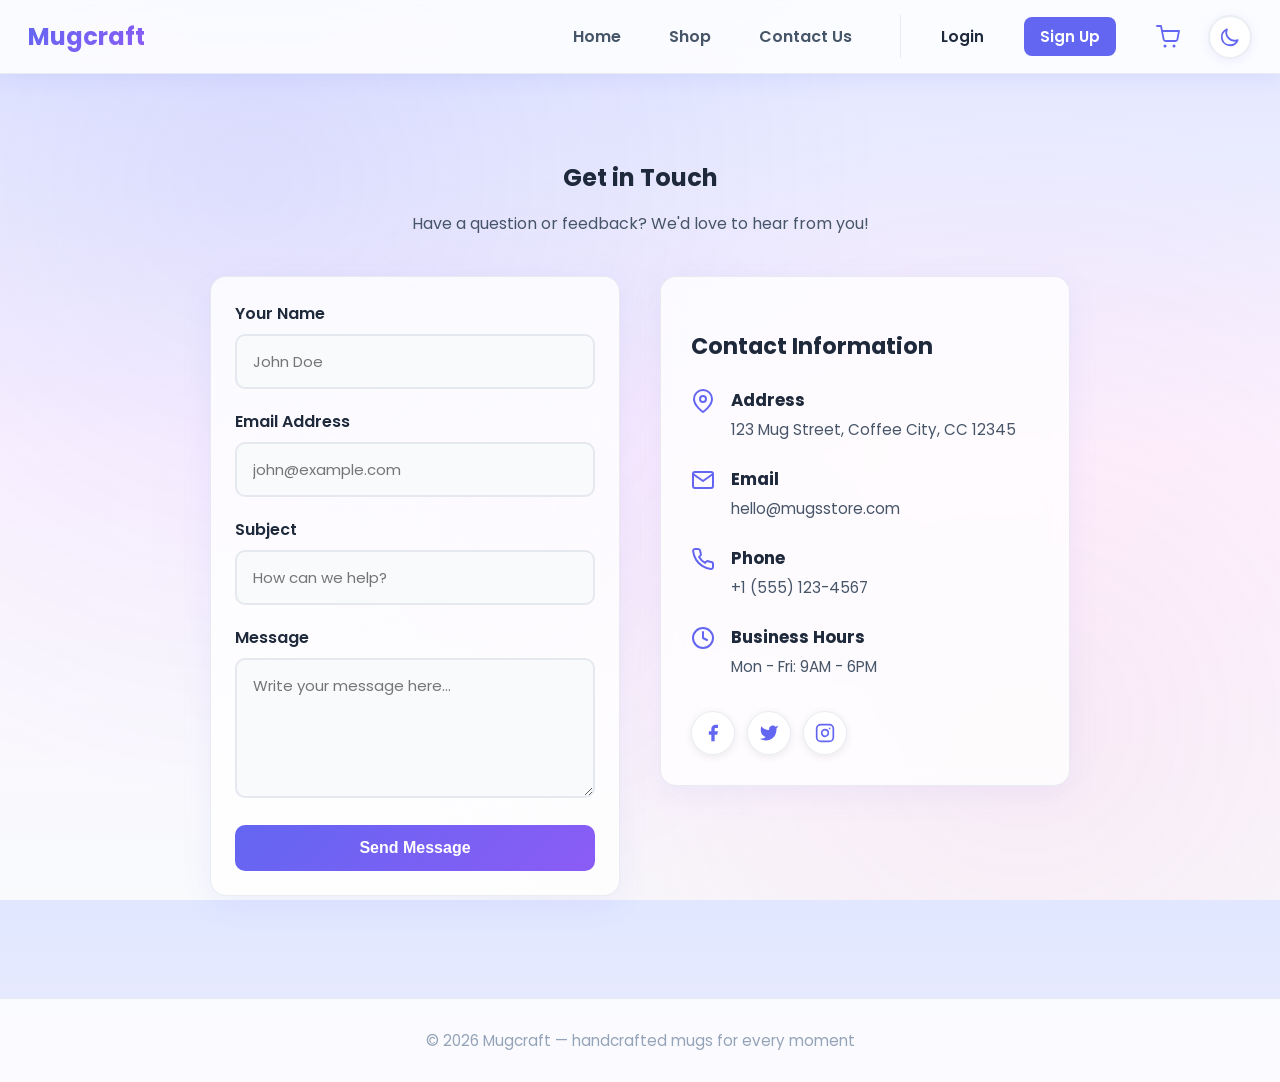
<file: contact.html>
<!DOCTYPE html>
<html lang="en" dir="ltr">

<head>
    <meta charset="UTF-8">
    <title>Contact Us - Mugcraft</title>
    <meta name="viewport" content="width=device-width, initial-scale=1" />
    <meta name="description" content="Get in touch with Mugcraft — we'd love to hear from you!" />
    <link
        href="https://fonts.googleapis.com/css2?family=Cairo:wght@400;700&family=Poppins:wght@400;600;700&display=swap"
        rel="stylesheet">
    <link rel="stylesheet" href="assets/css/styles.css">
    <style>
        .contact-section {
            max-width: 900px;
            margin: 40px auto;
            padding: 0 20px;
        }

        .contact-section h1 {
            text-align: center;
            margin-bottom: 10px;
            color: var(--text-primary);
        }

        .contact-section .subtitle {
            text-align: center;
            color: var(--text-secondary);
            margin-bottom: 40px;
        }

        .contact-grid {
            display: grid;
            grid-template-columns: 1fr 1fr;
            gap: 40px;
            align-items: start;
        }

        @media (max-width: 768px) {
            .contact-grid {
                grid-template-columns: 1fr;
            }
        }

        .contact-form {
            display: flex;
            flex-direction: column;
            gap: 20px;
            background: var(--card-bg);
            padding: 24px;
            border-radius: var(--card-radius);
            box-shadow: var(--shadow-soft);
            border: 1px solid var(--border);
        }

        .contact-form div {
            width: 100%;
        }

        .contact-form label {
            display: block;
            font-weight: 600;
            color: var(--text-primary);
            margin-bottom: 8px;
        }

        .contact-form input,
        .contact-form textarea {
            width: 100%;
            padding: 14px 16px;
            border: 2px solid var(--border);
            border-radius: 10px;
            font-size: 15px;
            font-family: inherit;
            background: var(--bg-primary);
            color: var(--text-primary);
            transition: all 0.3s;
        }

        .contact-form input:focus,
        .contact-form textarea:focus {
            outline: none;
            border-color: var(--primary);
            box-shadow: 0 0 0 3px rgba(99, 102, 241, 0.15);
        }

        .contact-form textarea {
            resize: vertical;
            min-height: 140px;
        }

        .contact-form button {
            width: 100%;
            padding: 14px 28px;
            background: var(--btn-bg);
            color: var(--btn-text);
            border: none;
            border-radius: 10px;
            font-size: 16px;
            font-weight: 600;
            cursor: pointer;
            transition: transform 0.2s, box-shadow 0.2s;
        }

        .contact-form button:hover {
            transform: translateY(-2px);
            box-shadow: var(--shadow-hover);
        }

        .contact-info {
            background: var(--card-bg);
            backdrop-filter: blur(10px);
            padding: 30px;
            border-radius: 16px;
            border: 1px solid var(--border);
            box-shadow: var(--shadow-soft);
        }

        .contact-info h3 {
            margin-bottom: 24px;
            color: var(--text-primary);
            font-size: 1.4rem;
        }

        .info-item {
            display: flex;
            align-items: flex-start;
            gap: 16px;
            margin-bottom: 24px;
        }

        .info-item svg {
            width: 24px;
            height: 24px;
            color: var(--primary);
            flex-shrink: 0;
            margin-top: 2px;
        }

        .info-item div strong {
            display: block;
            color: var(--text-primary);
            margin-bottom: 4px;
            font-size: 1.05rem;
        }

        .info-item div span {
            color: var(--text-secondary);
            font-size: 0.95rem;
            line-height: 1.5;
        }

        .social-links {
            display: flex;
            gap: 12px;
            margin-top: 32px;
        }

        .social-links a {
            width: 44px;
            height: 44px;
            display: flex;
            align-items: center;
            justify-content: center;
            background: var(--bg-secondary);
            border-radius: 50%;
            color: var(--primary);
            transition: all 0.3s;
            box-shadow: 0 2px 8px rgba(0, 0, 0, 0.08);
            border: 1px solid var(--border);
        }

        .social-links a:hover {
            background: var(--primary);
            color: #fff;
            transform: translateY(-2px);
            box-shadow: var(--shadow-hover);
        }

        .social-links svg {
            width: 20px;
            height: 20px;
        }
    </style>
</head>

<body>

    <header>
        <button class="hamburger" aria-label="Toggle navigation" aria-expanded="false">
            <svg fill="none" stroke="currentColor" viewBox="0 0 24 24">
                <path stroke-linecap="round" stroke-linejoin="round" stroke-width="2" d="M4 6h16M4 12h16M4 18h16">
                </path>
            </svg>
        </button>
        <a href="index.html" class="logo" aria-label="Mugcraft - Home">Mugcraft</a>
        <nav aria-label="Main navigation">
            <a href="index.html">Home</a>
            <a href="shop.html">Shop</a>
            <a href="contact.html">Contact Us</a>

            <span id="auth-links">
                <!-- Auth links injected by auth.js -->
            </span>
            <!-- Cart icon link -->
            <a href="cart.html" class="cart-link" aria-label="View cart"
                style="display:inline-flex;align-items:center;margin-left:12px;position:relative;text-decoration:none;">
                <svg class="cart-icon" viewBox="0 0 24 24" role="img" aria-hidden="true" focusable="false"
                    style="width:24px;height:24px;">
                    <title>Cart</title>
                    <circle cx="9" cy="21" r="1.5" fill="currentColor" />
                    <circle cx="18" cy="21" r="1.5" fill="currentColor" />
                    <path d="M1 1h4l2.68 13.39a2 2 0 0 0 2 1.61h9.72a2 2 0 0 0 2-1.61L23 6H6" stroke="currentColor"
                        stroke-width="1.8" stroke-linecap="round" stroke-linejoin="round" fill="none" />
                </svg>
                <span id="cart-count" class="cart-badge" aria-hidden="true"
                    style="position:absolute;top:-8px;right:-8px;background:#e74c3c;color:#fff;font-size:11px;padding:2px 6px;border-radius:10px;display:none;">0</span>
            </a>
            <button id="theme-toggle" class="theme-toggle" aria-label="Toggle dark mode">
                <svg class="sun-icon" fill="none" stroke="currentColor" viewBox="0 0 24 24">
                    <path stroke-linecap="round" stroke-linejoin="round" stroke-width="2"
                        d="M12 3v1m0 16v1m9-9h-1M4 12H3m15.364 6.364l-.707-.707M6.343 6.343l-.707-.707m12.728 0l-.707.707M6.343 17.657l-.707.707M16 12a4 4 0 11-8 0 4 4 0 018 0z">
                    </path>
                </svg>
                <svg class="moon-icon" fill="none" stroke="currentColor" viewBox="0 0 24 24">
                    <path stroke-linecap="round" stroke-linejoin="round" stroke-width="2"
                        d="M20.354 15.354A9 9 0 018.646 3.646 9.003 9.003 0 0012 21a9.003 9.003 0 008.354-5.646z">
                    </path>
                </svg>
            </button>
        </nav>
    </header>

    <main>
        <section class="contact-section">
            <h1>Get in Touch</h1>
            <p class="subtitle">Have a question or feedback? We'd love to hear from you!</p>

            <div class="contact-grid">
                <form class="contact-form" id="contact-form">
                    <div>
                        <label for="name">Your Name</label>
                        <input type="text" id="name" name="name" placeholder="John Doe" required>
                    </div>
                    <div>
                        <label for="email">Email Address</label>
                        <input type="email" id="email" name="email" placeholder="john@example.com" required>
                    </div>
                    <div>
                        <label for="subject">Subject</label>
                        <input type="text" id="subject" name="subject" placeholder="How can we help?" required>
                    </div>
                    <div>
                        <label for="message">Message</label>
                        <textarea id="message" name="message" placeholder="Write your message here..."
                            required></textarea>
                    </div>
                    <button type="submit">Send Message</button>
                </form>

                <div class="contact-info">
                    <h3>Contact Information</h3>

                    <div class="info-item">
                        <svg viewBox="0 0 24 24" fill="none" stroke="currentColor" stroke-width="2"
                            stroke-linecap="round" stroke-linejoin="round">
                            <path d="M21 10c0 7-9 13-9 13s-9-6-9-13a9 9 0 0 1 18 0z" />
                            <circle cx="12" cy="10" r="3" />
                        </svg>
                        <div>
                            <strong>Address</strong>
                            <span>123 Mug Street, Coffee City, CC 12345</span>
                        </div>
                    </div>

                    <div class="info-item">
                        <svg viewBox="0 0 24 24" fill="none" stroke="currentColor" stroke-width="2"
                            stroke-linecap="round" stroke-linejoin="round">
                            <path d="M4 4h16c1.1 0 2 .9 2 2v12c0 1.1-.9 2-2 2H4c-1.1 0-2-.9-2-2V6c0-1.1.9-2 2-2z" />
                            <polyline points="22,6 12,13 2,6" />
                        </svg>
                        <div>
                            <strong>Email</strong>
                            <span>hello@mugsstore.com</span>
                        </div>
                    </div>

                    <div class="info-item">
                        <svg viewBox="0 0 24 24" fill="none" stroke="currentColor" stroke-width="2"
                            stroke-linecap="round" stroke-linejoin="round">
                            <path
                                d="M22 16.92v3a2 2 0 0 1-2.18 2 19.79 19.79 0 0 1-8.63-3.07 19.5 19.5 0 0 1-6-6 19.79 19.79 0 0 1-3.07-8.67A2 2 0 0 1 4.11 2h3a2 2 0 0 1 2 1.72 12.84 12.84 0 0 0 .7 2.81 2 2 0 0 1-.45 2.11L8.09 9.91a16 16 0 0 0 6 6l1.27-1.27a2 2 0 0 1 2.11-.45 12.84 12.84 0 0 0 2.81.7A2 2 0 0 1 22 16.92z" />
                        </svg>
                        <div>
                            <strong>Phone</strong>
                            <span>+1 (555) 123-4567</span>
                        </div>
                    </div>

                    <div class="info-item">
                        <svg viewBox="0 0 24 24" fill="none" stroke="currentColor" stroke-width="2"
                            stroke-linecap="round" stroke-linejoin="round">
                            <circle cx="12" cy="12" r="10" />
                            <polyline points="12 6 12 12 16 14" />
                        </svg>
                        <div>
                            <strong>Business Hours</strong>
                            <span>Mon - Fri: 9AM - 6PM</span>
                        </div>
                    </div>

                    <div class="social-links">
                        <a href="#" aria-label="Facebook">
                            <svg viewBox="0 0 24 24" fill="currentColor">
                                <path d="M18 2h-3a5 5 0 0 0-5 5v3H7v4h3v8h4v-8h3l1-4h-4V7a1 1 0 0 1 1-1h3z" />
                            </svg>
                        </a>
                        <a href="#" aria-label="Twitter">
                            <svg viewBox="0 0 24 24" fill="currentColor">
                                <path
                                    d="M23 3a10.9 10.9 0 0 1-3.14 1.53 4.48 4.48 0 0 0-7.86 3v1A10.66 10.66 0 0 1 3 4s-4 9 5 13a11.64 11.64 0 0 1-7 2c9 5 20 0 20-11.5a4.5 4.5 0 0 0-.08-.83A7.72 7.72 0 0 0 23 3z" />
                            </svg>
                        </a>
                        <a href="#" aria-label="Instagram">
                            <svg viewBox="0 0 24 24" fill="none" stroke="currentColor" stroke-width="2"
                                stroke-linecap="round" stroke-linejoin="round">
                                <rect x="2" y="2" width="20" height="20" rx="5" ry="5" />
                                <path d="M16 11.37A4 4 0 1 1 12.63 8 4 4 0 0 1 16 11.37z" />
                                <line x1="17.5" y1="6.5" x2="17.51" y2="6.5" />
                            </svg>
                        </a>
                    </div>
                </div>
            </div>
        </section>
    </main>

    <footer>
        <div style="max-width:1200px;margin:0 auto;padding:12px 18px;text-align:center">
            © <span id="year"></span> Mugcraft — handcrafted mugs for every moment
        </div>
    </footer>

    <script src="assets/js/main.js"></script>
    <script src="assets/js/auth.js"></script>
    <script>
        // Update footer year
        const yearEl = document.getElementById('year');
        if (yearEl) yearEl.textContent = new Date().getFullYear();

        // Contact form submission
        document.getElementById('contact-form').addEventListener('submit', function (e) {
            e.preventDefault();
            alert('Thank you for your message! We will get back to you soon.');
            this.reset();
        });
    </script>
</body>

</html>
</file>
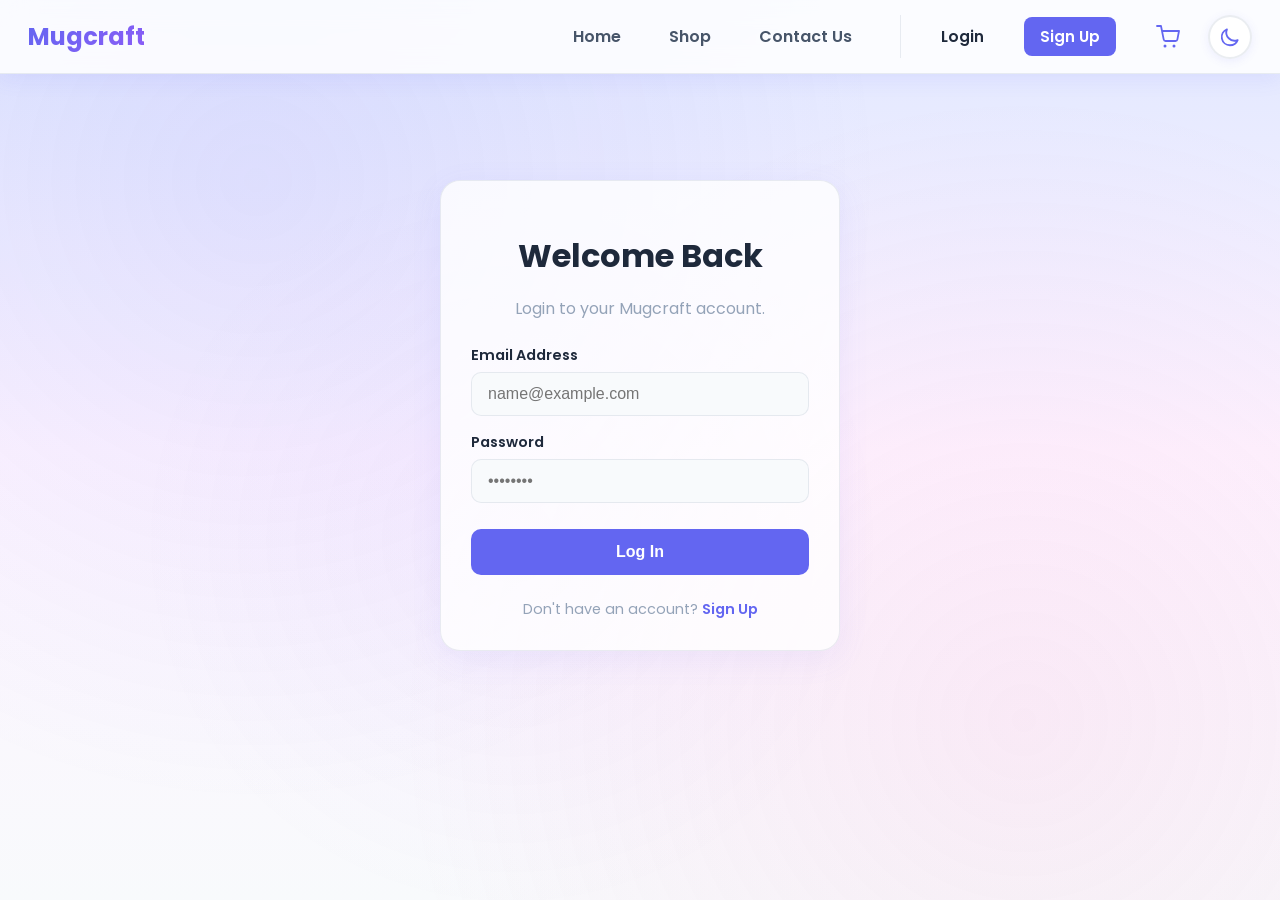
<file: login.html>
<!DOCTYPE html>
<html lang="en" dir="ltr">

<head>
    <meta charset="UTF-8">
    <title>Login - Mugcraft</title>
    <meta name="viewport" content="width=device-width, initial-scale=1" />
    <link
        href="https://fonts.googleapis.com/css2?family=Cairo:wght@400;700&family=Poppins:wght@400;600;700&display=swap"
        rel="stylesheet">
    <link rel="stylesheet" href="assets/css/styles.css">
</head>

<body>

    <header>
        <button class="hamburger" aria-label="Toggle navigation" aria-expanded="false">
            <svg fill="none" stroke="currentColor" viewBox="0 0 24 24">
                <path stroke-linecap="round" stroke-linejoin="round" stroke-width="2" d="M4 6h16M4 12h16M4 18h16">
                </path>
            </svg>
        </button>
        <a href="index.html" class="logo">Mugcraft</a>
        <nav aria-label="Main navigation">
            <a href="index.html">Home</a>
            <a href="shop.html">Shop</a>
            <a href="contact.html">Contact Us</a>

            <span id="auth-links">
                <!-- Auth links injected by auth.js -->
            </span>

            <a href="cart.html" class="cart-link" aria-label="View cart"
                style="display:inline-flex;align-items:center;margin-left:12px;position:relative;text-decoration:none;">
                <svg class="cart-icon" viewBox="0 0 24 24" role="img" aria-hidden="true" focusable="false"
                    style="width:24px;height:24px;">
                    <title>Cart</title>
                    <circle cx="9" cy="21" r="1.5" fill="currentColor" />
                    <circle cx="18" cy="21" r="1.5" fill="currentColor" />
                    <path d="M1 1h4l2.68 13.39a2 2 0 0 0 2 1.61h9.72a2 2 0 0 0 2-1.61L23 6H6" stroke="currentColor"
                        stroke-width="1.8" stroke-linecap="round" stroke-linejoin="round" fill="none" />
                </svg>
                <span id="cart-count" class="cart-badge" aria-hidden="true"
                    style="position:absolute;top:-8px;right:-8px;background:#e74c3c;color:#fff;font-size:11px;padding:2px 6px;border-radius:10px;display:none;">0</span>
            </a>
            <button id="theme-toggle" class="theme-toggle" aria-label="Toggle dark mode">
                <svg class="sun-icon" fill="none" stroke="currentColor" viewBox="0 0 24 24">
                    <path stroke-linecap="round" stroke-linejoin="round" stroke-width="2"
                        d="M12 3v1m0 16v1m9-9h-1M4 12H3m15.364 6.364l-.707-.707M6.343 6.343l-.707-.707m12.728 0l-.707.707M6.343 17.657l-.707.707M16 12a4 4 0 11-8 0 4 4 0 018 0z">
                    </path>
                </svg>
                <svg class="moon-icon" fill="none" stroke="currentColor" viewBox="0 0 24 24">
                    <path stroke-linecap="round" stroke-linejoin="round" stroke-width="2"
                        d="M20.354 15.354A9 9 0 018.646 3.646 9.003 9.003 0 0012 21a9.003 9.003 0 008.354-5.646z">
                    </path>
                </svg>
            </button>
        </nav>
    </header>

    <main>
        <div class="auth-container">
            <h1>Welcome Back</h1>
            <p>Login to your Mugcraft account.</p>

            <form id="login-form" class="auth-form">
                <div class="form-group">
                    <label for="email">Email Address</label>
                    <input type="email" id="email" required placeholder="name@example.com">
                </div>
                <div class="form-group">
                    <label for="password">Password</label>
                    <input type="password" id="password" required placeholder="••••••••">
                </div>

                <button type="submit" class="auth-btn">Log In</button>
            </form>

            <div class="auth-footer">
                Don't have an account? <a href="signup.html">Sign Up</a>
            </div>
        </div>
    </main>

    <script src="assets/js/main.js"></script>
    <script src="assets/js/auth.js"></script>
    <script>
        document.getElementById('login-form').addEventListener('submit', function (e) {
            e.preventDefault();
            const email = document.getElementById('email').value;
            const password = document.getElementById('password').value;

            const result = loginUser(email, password);

            if (result.success) {
                showToast('Welcome back, ' + result.user.name + '!');
                setTimeout(() => window.location.href = 'index.html', 1500);
            } else {
                showToast(result.message);
            }
        });
    </script>
</body>

</html>
</file>
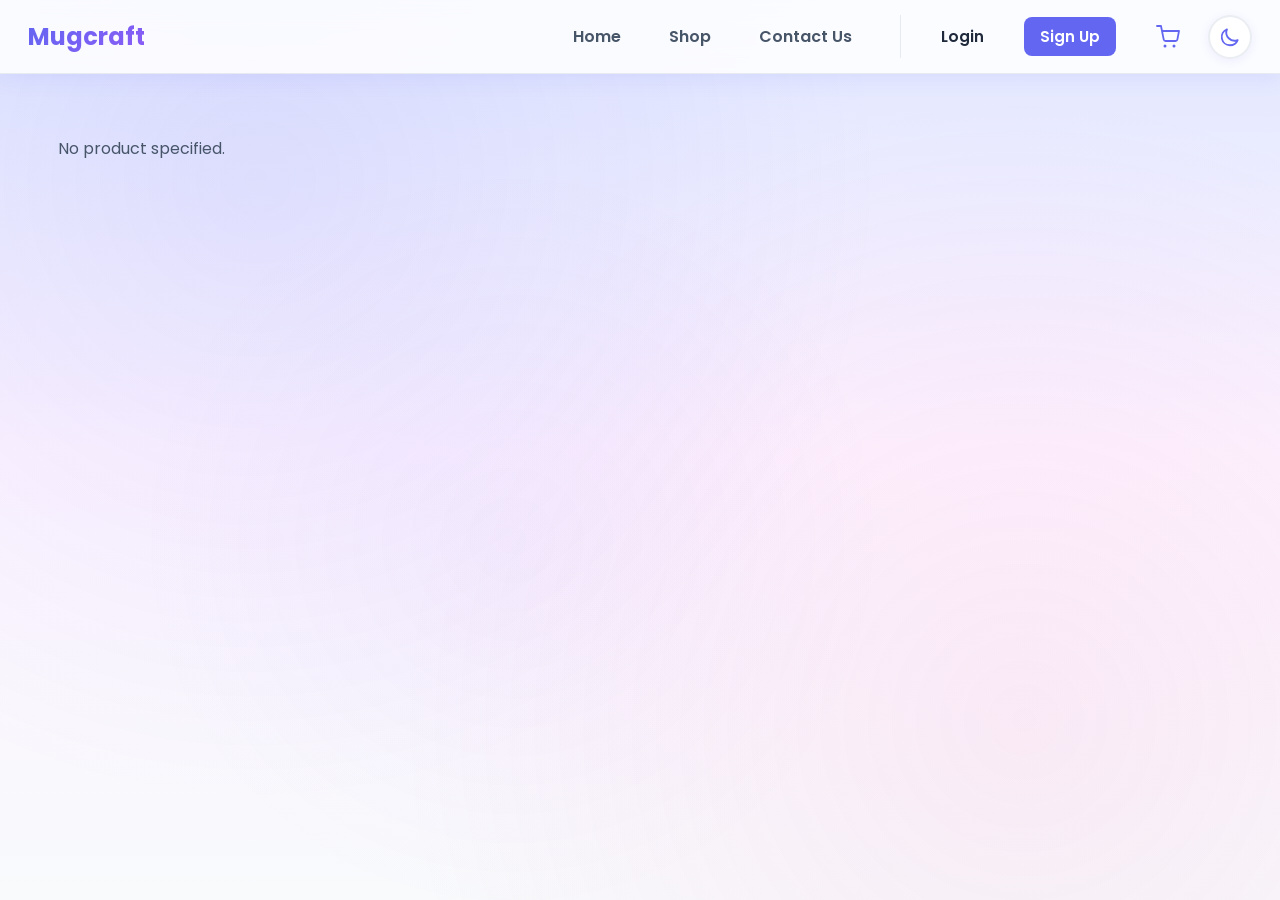
<file: product.html>
<!DOCTYPE html>
<html lang="en" dir="ltr">

<head>
  <meta charset="UTF-8">
  <title>Product Details</title>
  <meta name="viewport" content="width=device-width, initial-scale=1" />

  <!-- Fonts -->
  <link href="https://fonts.googleapis.com/css2?family=Cairo:wght@400;700&family=Poppins:wght@400;600;700&display=swap"
    rel="stylesheet">

  <!-- Styles -->
  <link rel="stylesheet" href="assets/css/styles.css">
</head>

<body>

  <header>
    <button class="hamburger" aria-label="Toggle navigation" aria-expanded="false">
      <svg fill="none" stroke="currentColor" viewBox="0 0 24 24">
        <path stroke-linecap="round" stroke-linejoin="round" stroke-width="2" d="M4 6h16M4 12h16M4 18h16"></path>
      </svg>
    </button>
    <a href="index.html" class="logo">Mugcraft</a>
    <nav aria-label="Main navigation">
      <a href="index.html">Home</a>
      <a href="shop.html">Shop</a>
      <a href="contact.html">Contact Us</a>

      <span id="auth-links">
        <!-- Auth links injected by auth.js -->
      </span>
      <!-- Cart icon link -->
      <a href="cart.html" class="cart-link" aria-label="View cart"
        style="display:inline-flex;align-items:center;margin-left:12px;position:relative;text-decoration:none;">
        <svg class="cart-icon" viewBox="0 0 24 24" role="img" aria-hidden="true" focusable="false"
          style="width:24px;height:24px;">
          <title>Cart</title>
          <circle cx="9" cy="21" r="1.5" fill="currentColor" />
          <circle cx="18" cy="21" r="1.5" fill="currentColor" />
          <path d="M1 1h4l2.68 13.39a2 2 0 0 0 2 1.61h9.72a2 2 0 0 0 2-1.61L23 6H6" stroke="currentColor"
            stroke-width="1.8" stroke-linecap="round" stroke-linejoin="round" fill="none" />
        </svg>
        <span id="cart-count" class="cart-badge" aria-hidden="true"
          style="position:absolute;top:-8px;right:-8px;background:#e74c3c;color:#fff;font-size:11px;padding:2px 6px;border-radius:10px;display:none;">0</span>
      </a>
      <button id="theme-toggle" class="theme-toggle" aria-label="Toggle dark mode">
        <svg class="sun-icon" fill="none" stroke="currentColor" viewBox="0 0 24 24">
          <path stroke-linecap="round" stroke-linejoin="round" stroke-width="2"
            d="M12 3v1m0 16v1m9-9h-1M4 12H3m15.364 6.364l-.707-.707M6.343 6.343l-.707-.707m12.728 0l-.707.707M6.343 17.657l-.707.707M16 12a4 4 0 11-8 0 4 4 0 018 0z">
          </path>
        </svg>
        <svg class="moon-icon" fill="none" stroke="currentColor" viewBox="0 0 24 24">
          <path stroke-linecap="round" stroke-linejoin="round" stroke-width="2"
            d="M20.354 15.354A9 9 0 018.646 3.646 9.003 9.003 0 0012 21a9.003 9.003 0 008.354-5.646z"></path>
        </svg>
      </button>
    </nav>
  </header>

  <main>
    <div id="product-details-container"></div>
  </main>

  <!-- Scripts -->
  <script src="assets/js/products-data.js"></script>
  <script src="assets/js/main.js"></script>
  <script src="assets/js/auth.js"></script>
  <script src="assets/js/product.js"></script>
</body>

</html>
</file>
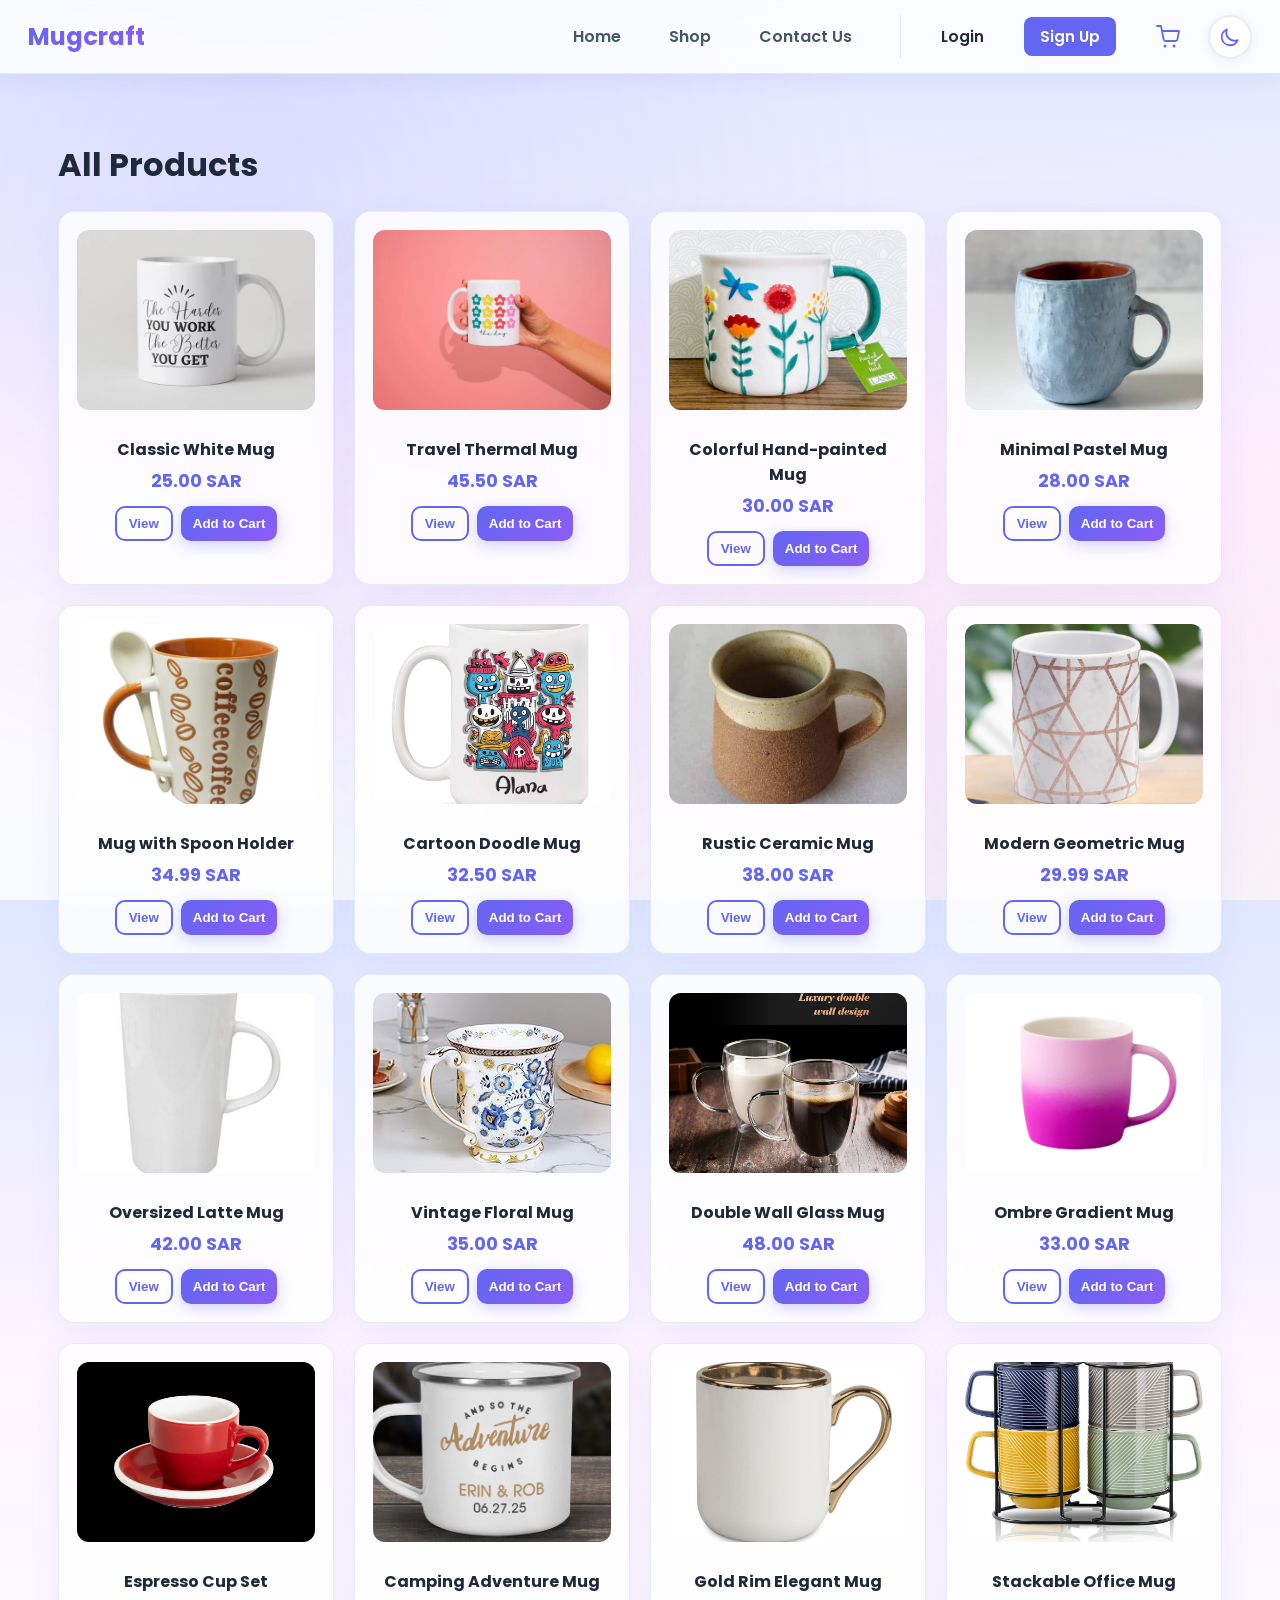
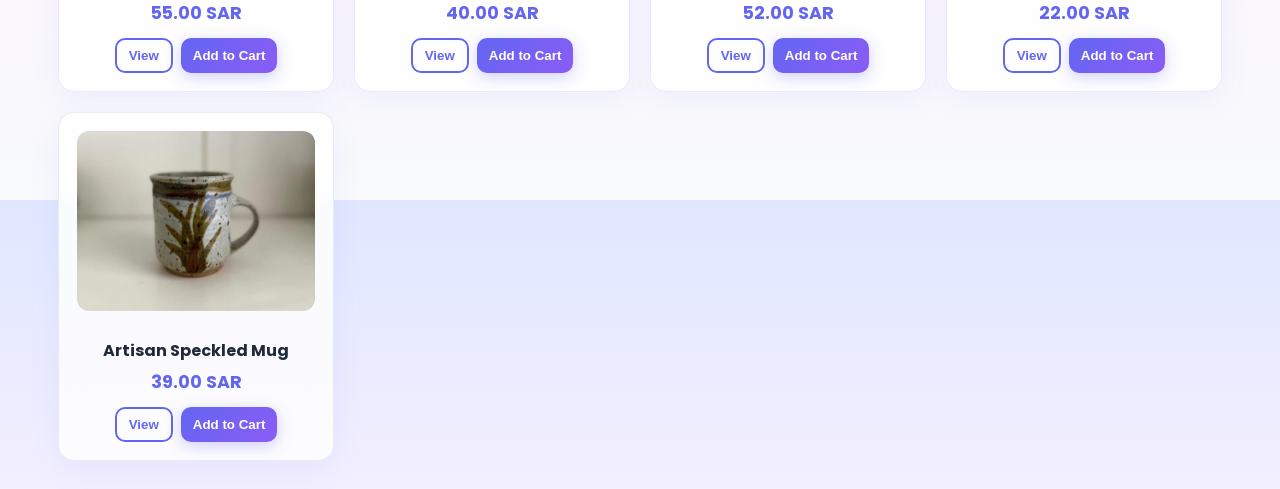
<file: shop.html>
<!DOCTYPE html>
<html lang="en" dir="ltr">

<head>
  <meta charset="UTF-8">
  <title>Our Shop | All Products</title>
  <meta name="viewport" content="width=device-width, initial-scale=1" />

  <!-- Fonts -->
  <link href="https://fonts.googleapis.com/css2?family=Cairo:wght@400;700&family=Poppins:wght@400;600;700&display=swap"
    rel="stylesheet">

  <!-- Styles -->
  <link rel="stylesheet" href="assets/css/styles.css">
</head>

<body>

  <header>
    <button class="hamburger" aria-label="Toggle navigation" aria-expanded="false">
      <svg fill="none" stroke="currentColor" viewBox="0 0 24 24">
        <path stroke-linecap="round" stroke-linejoin="round" stroke-width="2" d="M4 6h16M4 12h16M4 18h16"></path>
      </svg>
    </button>
    <a href="index.html" class="logo">Mugcraft</a>
    <nav aria-label="Main navigation">
      <a href="index.html">Home</a>
      <a href="shop.html" class="active">Shop</a>
      <a href="contact.html">Contact Us</a>

      <span id="auth-links">
        <!-- Auth links injected by auth.js -->
      </span>
      <!-- Cart icon link -->
      <a href="cart.html" class="cart-link" aria-label="View cart"
        style="display:inline-flex;align-items:center;margin-left:12px;position:relative;text-decoration:none;">
        <svg class="cart-icon" viewBox="0 0 24 24" role="img" aria-hidden="true" focusable="false"
          style="width:24px;height:24px;">
          <title>Cart</title>
          <circle cx="9" cy="21" r="1.5" fill="currentColor" />
          <circle cx="18" cy="21" r="1.5" fill="currentColor" />
          <path d="M1 1h4l2.68 13.39a2 2 0 0 0 2 1.61h9.72a2 2 0 0 0 2-1.61L23 6H6" stroke="currentColor"
            stroke-width="1.8" stroke-linecap="round" stroke-linejoin="round" fill="none" />
        </svg>
        <span id="cart-count" class="cart-badge" aria-hidden="true"
          style="position:absolute;top:-8px;right:-8px;background:#e74c3c;color:#fff;font-size:11px;padding:2px 6px;border-radius:10px;display:none;">0</span>
      </a>
      <button id="theme-toggle" class="theme-toggle" aria-label="Toggle dark mode">
        <svg class="sun-icon" fill="none" stroke="currentColor" viewBox="0 0 24 24">
          <path stroke-linecap="round" stroke-linejoin="round" stroke-width="2"
            d="M12 3v1m0 16v1m9-9h-1M4 12H3m15.364 6.364l-.707-.707M6.343 6.343l-.707-.707m12.728 0l-.707.707M6.343 17.657l-.707.707M16 12a4 4 0 11-8 0 4 4 0 018 0z">
          </path>
        </svg>
        <svg class="moon-icon" fill="none" stroke="currentColor" viewBox="0 0 24 24">
          <path stroke-linecap="round" stroke-linejoin="round" stroke-width="2"
            d="M20.354 15.354A9 9 0 018.646 3.646 9.003 9.003 0 0012 21a9.003 9.003 0 008.354-5.646z"></path>
        </svg>
      </button>
    </nav>
  </header>

  <main>
    <h1>All Products</h1>
    <div id="products-container" class="products-grid">
      <!-- Products will be loaded here using shop.js -->
    </div>
  </main>

  <!-- Scripts -->
  <script src="assets/js/products-data.js"></script>
  <script src="assets/js/main.js"></script>
  <script src="assets/js/auth.js"></script>
  <script src="assets/js/shop.js"></script>
</body>

</html>
</file>
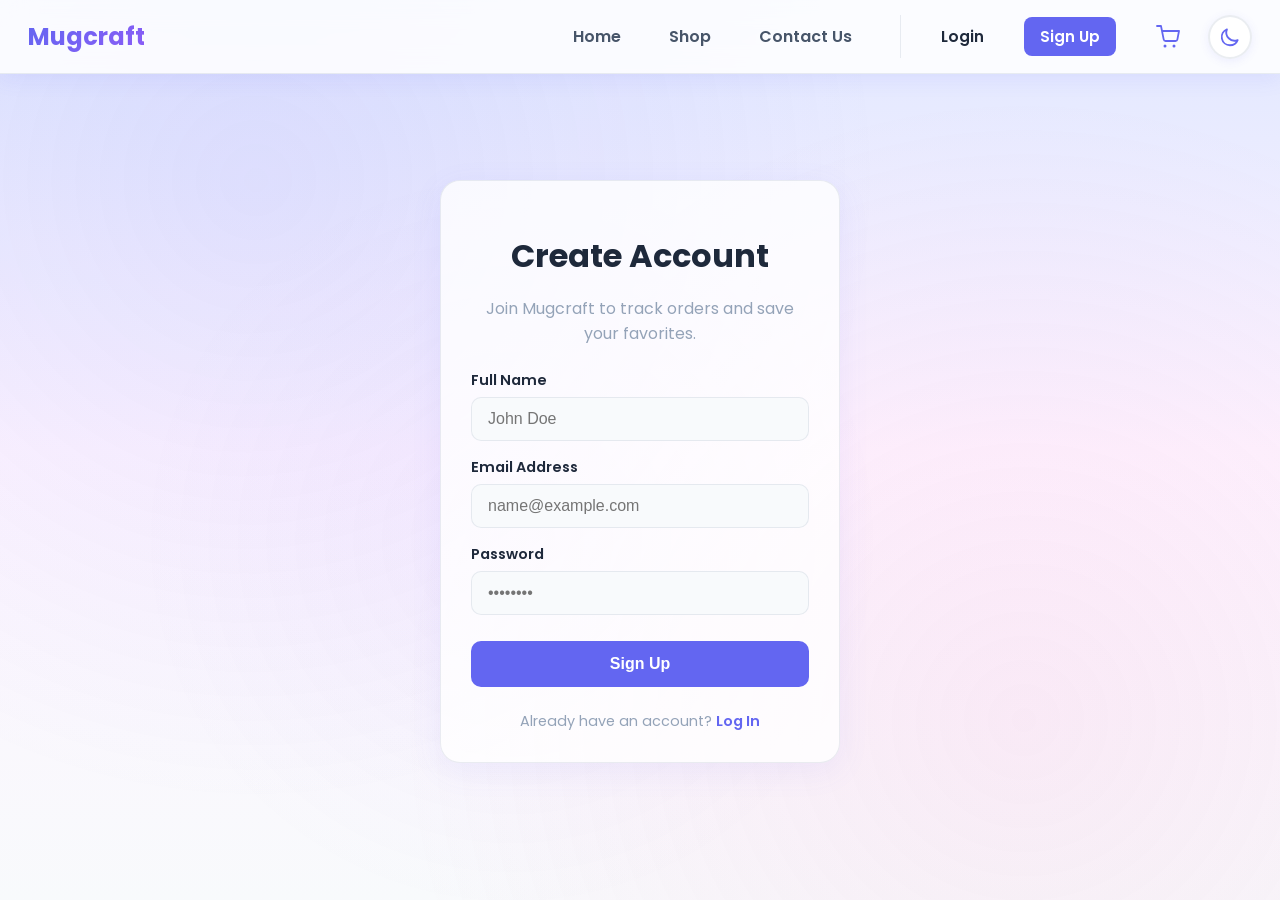
<file: signup.html>
<!DOCTYPE html>
<html lang="en" dir="ltr">

<head>
    <meta charset="UTF-8">
    <title>Sign Up - Mugcraft</title>
    <meta name="viewport" content="width=device-width, initial-scale=1" />
    <link
        href="https://fonts.googleapis.com/css2?family=Cairo:wght@400;700&family=Poppins:wght@400;600;700&display=swap"
        rel="stylesheet">
    <link rel="stylesheet" href="assets/css/styles.css">
</head>

<body>

    <header>
        <button class="hamburger" aria-label="Toggle navigation" aria-expanded="false">
            <svg fill="none" stroke="currentColor" viewBox="0 0 24 24">
                <path stroke-linecap="round" stroke-linejoin="round" stroke-width="2" d="M4 6h16M4 12h16M4 18h16">
                </path>
            </svg>
        </button>
        <a href="index.html" class="logo">Mugcraft</a>
        <nav aria-label="Main navigation">
            <a href="index.html">Home</a>
            <a href="shop.html">Shop</a>
            <a href="contact.html">Contact Us</a>

            <span id="auth-links">
                <!-- Auth links injected by auth.js -->
            </span>

            <a href="cart.html" class="cart-link" aria-label="View cart"
                style="display:inline-flex;align-items:center;margin-left:12px;position:relative;text-decoration:none;">
                <svg class="cart-icon" viewBox="0 0 24 24" role="img" aria-hidden="true" focusable="false"
                    style="width:24px;height:24px;">
                    <title>Cart</title>
                    <circle cx="9" cy="21" r="1.5" fill="currentColor" />
                    <circle cx="18" cy="21" r="1.5" fill="currentColor" />
                    <path d="M1 1h4l2.68 13.39a2 2 0 0 0 2 1.61h9.72a2 2 0 0 0 2-1.61L23 6H6" stroke="currentColor"
                        stroke-width="1.8" stroke-linecap="round" stroke-linejoin="round" fill="none" />
                </svg>
                <span id="cart-count" class="cart-badge" aria-hidden="true"
                    style="position:absolute;top:-8px;right:-8px;background:#e74c3c;color:#fff;font-size:11px;padding:2px 6px;border-radius:10px;display:none;">0</span>
            </a>
            <button id="theme-toggle" class="theme-toggle" aria-label="Toggle dark mode">
                <svg class="sun-icon" fill="none" stroke="currentColor" viewBox="0 0 24 24">
                    <path stroke-linecap="round" stroke-linejoin="round" stroke-width="2"
                        d="M12 3v1m0 16v1m9-9h-1M4 12H3m15.364 6.364l-.707-.707M6.343 6.343l-.707-.707m12.728 0l-.707.707M6.343 17.657l-.707.707M16 12a4 4 0 11-8 0 4 4 0 018 0z">
                    </path>
                </svg>
                <svg class="moon-icon" fill="none" stroke="currentColor" viewBox="0 0 24 24">
                    <path stroke-linecap="round" stroke-linejoin="round" stroke-width="2"
                        d="M20.354 15.354A9 9 0 018.646 3.646 9.003 9.003 0 0012 21a9.003 9.003 0 008.354-5.646z">
                    </path>
                </svg>
            </button>
        </nav>
    </header>

    <main>
        <div class="auth-container">
            <h1>Create Account</h1>
            <p>Join Mugcraft to track orders and save your favorites.</p>

            <form id="signup-form" class="auth-form">
                <div class="form-group">
                    <label for="name">Full Name</label>
                    <input type="text" id="name" required placeholder="John Doe">
                </div>
                <div class="form-group">
                    <label for="email">Email Address</label>
                    <input type="email" id="email" required placeholder="name@example.com">
                </div>
                <div class="form-group">
                    <label for="password">Password</label>
                    <input type="password" id="password" required placeholder="••••••••">
                </div>

                <button type="submit" class="auth-btn">Sign Up</button>
            </form>

            <div class="auth-footer">
                Already have an account? <a href="login.html">Log In</a>
            </div>
        </div>
    </main>

    <script src="assets/js/main.js"></script>
    <script src="assets/js/auth.js"></script>
    <script>
        document.getElementById('signup-form').addEventListener('submit', function (e) {
            e.preventDefault();
            const name = document.getElementById('name').value;
            const email = document.getElementById('email').value;
            const password = document.getElementById('password').value;

            const result = registerUser(name, email, password);

            if (result.success) {
                // Auto login after signup
                loginUser(email, password);
                showToast('Welcome, ' + name + '!');
                setTimeout(() => window.location.href = 'index.html', 1500);
            } else {
                showToast(result.message);
            }
        });
    </script>
</body>

</html>
</file>
<file: assets/css/styles.css>
/* ====== styles.css - Mugcraft (Modern Theme with Dark Mode) ====== */

/* Fonts:
   - Use Cairo for Arabic body (you already included it), Poppins for headings (optional)
   Include in HTML head:
   <link href="https://fonts.googleapis.com/css2?family=Cairo:wght@400;700&family=Poppins:wght@400;600;700&display=swap" rel="stylesheet">
*/

/* ---------- Color tokens (Light Theme) ---------- */
:root {
  /* Primary colors */
  --primary: #6366f1;
  --primary-light: #818cf8;
  --primary-dark: #4f46e5;

  /* Accent colors */
  --accent: #f472b6;
  --accent-light: #f9a8d4;

  /* Theme colors */
  --sky-blue: #8DD7F7;
  --baby-blue: #D9F2FF;
  --soft-lavender: #DCCBFF;
  --pastel-violet: #C9A8FF;

  /* Background colors */
  --bg-primary: #f8fafc;
  --bg-secondary: #ffffff;
  --bg-tertiary: #f1f5f9;
  --bg-gradient: linear-gradient(135deg, #667eea 0%, #764ba2 50%, #f093fb 100%);
  --bg-page: linear-gradient(180deg, #e0e7ff 0%, #fdf4ff 50%, #f8fafc 100%);

  /* Text colors */
  --text-primary: #1e293b;
  --text-secondary: #475569;
  --text-muted: #94a3b8;

  /* UI colors */
  --border: rgba(148, 163, 184, 0.2);
  --card-bg: rgba(255, 255, 255, 0.8);
  --header-bg: rgba(255, 255, 255, 0.85);
  --shadow-color: rgba(99, 102, 241, 0.1);

  /* Button colors */
  --btn-bg: linear-gradient(135deg, #6366f1 0%, #8b5cf6 100%);
  --btn-text: #ffffff;
  --btn-hover: linear-gradient(135deg, #4f46e5 0%, #7c3aed 100%);

  --white: #ffffff;
  --muted: #6b7280;
  --card-radius: 16px;
  --shadow-soft: 0 8px 32px rgba(99, 102, 241, 0.08);
  --shadow-hover: 0 20px 40px rgba(99, 102, 241, 0.15);

  /* Transitions */
  --transition-fast: 0.2s ease;
  --transition-normal: 0.3s ease;
  --transition-slow: 0.5s ease;
}

/* ---------- Dark Theme ---------- */
html.dark {
  --primary: #818cf8;
  --primary-light: #a5b4fc;
  --primary-dark: #6366f1;

  --accent: #f9a8d4;
  --accent-light: #fbcfe8;

  --sky-blue: #60a5fa;
  --baby-blue: #1e3a5f;
  --soft-lavender: #7c3aed;
  --pastel-violet: #a78bfa;

  --bg-primary: #0f172a;
  --bg-secondary: #1e293b;
  --bg-tertiary: #334155;
  --bg-gradient: linear-gradient(135deg, #1e1b4b 0%, #312e81 50%, #4c1d95 100%);
  --bg-page: linear-gradient(180deg, #0f172a 0%, #1e1b4b 50%, #0f172a 100%);

  --text-primary: #f1f5f9;
  --text-secondary: #cbd5e1;
  --text-muted: #64748b;

  --border: rgba(148, 163, 184, 0.15);
  --card-bg: rgba(30, 41, 59, 0.8);
  --header-bg: rgba(15, 23, 42, 0.9);
  --shadow-color: rgba(0, 0, 0, 0.3);

  --btn-bg: linear-gradient(135deg, #6366f1 0%, #8b5cf6 100%);
  --btn-hover: linear-gradient(135deg, #818cf8 0%, #a78bfa 100%);

  --shadow-soft: 0 8px 32px rgba(0, 0, 0, 0.3);
  --shadow-hover: 0 20px 40px rgba(139, 92, 246, 0.2);
}

/* ---------- Base ---------- */
* {
  box-sizing: border-box;
}

html {
  height: 100%;
  transition: background var(--transition-normal), color var(--transition-normal);
}

body {
  font-family: 'Poppins', 'Cairo', system-ui, -apple-system, "Segoe UI", Roboto, "Helvetica Neue", Arial;
  margin: 0;
  min-height: 100%;
  background: var(--bg-page);
  color: var(--text-primary);
  -webkit-font-smoothing: antialiased;
  -moz-osx-font-smoothing: grayscale;
  transition: background var(--transition-normal), color var(--transition-normal);
  position: relative;
}

/* Animated background effect */
body::before {
  content: '';
  position: fixed;
  top: 0;
  left: 0;
  right: 0;
  bottom: 0;
  background:
    radial-gradient(circle at 20% 20%, rgba(99, 102, 241, 0.1) 0%, transparent 50%),
    radial-gradient(circle at 80% 80%, rgba(244, 114, 182, 0.1) 0%, transparent 50%),
    radial-gradient(circle at 40% 60%, rgba(139, 92, 246, 0.05) 0%, transparent 40%);
  pointer-events: none;
  z-index: -1;
}

html.dark body::before {
  background:
    radial-gradient(circle at 20% 20%, rgba(99, 102, 241, 0.15) 0%, transparent 50%),
    radial-gradient(circle at 80% 80%, rgba(139, 92, 246, 0.1) 0%, transparent 50%),
    radial-gradient(circle at 40% 60%, rgba(244, 114, 182, 0.05) 0%, transparent 40%);
}

/* ---------- Header ---------- */
header {
  background: var(--header-bg);
  backdrop-filter: blur(12px);
  -webkit-backdrop-filter: blur(12px);
  padding: 14px 28px;
  box-shadow: 0 4px 20px var(--shadow-color);
  border-bottom: 1px solid var(--border);
  display: flex;
  justify-content: space-between;
  align-items: center;
  position: sticky;
  top: 0;
  z-index: 60;
  transition: background var(--transition-normal), box-shadow var(--transition-normal);
}

header .logo {
  font-size: 1.5rem;
  font-weight: 700;
  background: var(--btn-bg);
  -webkit-background-clip: text;
  -webkit-text-fill-color: transparent;
  background-clip: text;
  text-decoration: none;
  display: flex;
  align-items: center;
  gap: 12px;
}

/* small cute SVG doodle near logo */
.header-doodle {
  width: 36px;
  height: 36px;
  display: inline-block;
}

/* nav */
nav {
  display: flex;
  align-items: center;
  gap: 8px;
}

nav a {
  margin: 0 4px;
  text-decoration: none;
  color: var(--text-secondary);
  font-weight: 600;
  padding: 10px 16px;
  border-radius: 12px;
  transition: all var(--transition-fast);
}

nav a:hover,
nav a:focus {
  background: var(--primary);
  color: var(--white);
  transform: translateY(-1px);
}


/* -------------------------
   Cart button / modern badge
   Add this under the header/nav section
   ------------------------- */

/* Make the cart toggle look like a modern icon button */
#cart-toggle {
  background: none;
  border: 0;
  padding: 6px;
  display: inline-flex;
  align-items: center;
  gap: 8px;
  cursor: pointer;
  color: var(--primary);
  position: relative;
  border-radius: 9px;
}

/* subtle focus ring for keyboard users */
#cart-toggle:focus {
  outline: none;
  box-shadow: 0 0 0 4px rgba(99, 102, 241, 0.2);
  border-radius: 10px;
}

/* target an inline SVG inside the button and make it crisp */
#cart-toggle svg {
  width: 22px;
  height: 22px;
  display: block;
  stroke: currentColor;
  fill: none;
}

/* cart count badge (keeps original id used by your JS) */
#cart-count {
  display: none;
  /* JS will show when >0 */
  position: relative;
  /* relative for inline flow */
  margin-inline-start: 8px;
  min-width: 20px;
  height: 20px;
  padding: 0 6px;
  border-radius: 999px;
  background: #ff6b6b;
  color: #fff;
  font-size: 0.75rem;
  line-height: 20px;
  text-align: center;
  box-shadow: 0 6px 20px rgba(0, 0, 0, 0.08);
  font-weight: 700;
}

/* keep compatibility with old class .cart-count if used elsewhere */
.cart-count {
  position: absolute;
  top: -6px;
  left: -6px;
}

/* small animation when JS adds/removes class "pop" */
#cart-count.pop {
  animation: cartPop 420ms cubic-bezier(.2, .9, .3, 1);
}

@keyframes cartPop {
  0% {
    transform: scale(1);
  }

  40% {
    transform: scale(1.35);
  }

  100% {
    transform: scale(1);
  }
}

/* Respect reduced motion preference */
@media (prefers-reduced-motion: reduce) {
  #cart-count.pop {
    animation: none;
  }
}

/* visually-hidden helper (in case you add live region span) */
.sr-only {
  position: absolute !important;
  width: 1px;
  height: 1px;
  padding: 0;
  margin: -1px;
  overflow: hidden;
  clip: rect(0 0 0 0);
  white-space: nowrap;
  border: 0;
}


/* floating cart bubble */
.cart-bubble {
  position: relative;
  display: inline-flex;
  align-items: center;
  gap: 8px;
}

.cart-count {
  position: absolute;
  top: -6px;
  left: -6px;
  background: #ff6b6b;
  color: white;
  font-size: 0.75rem;
  padding: 4px 6px;
  border-radius: 999px;
  box-shadow: 0 6px 20px rgba(0, 0, 0, 0.08);
}

/* ---------- Main / layout ---------- */
main {
  padding: 28px 18px;
  max-width: 1200px;
  margin: 18px auto;
  min-height: calc(100vh - 140px);
}

/* ---------- Hero slider area (Swiper) ---------- */
.hero-slider {
  position: relative;
  width: 100%;
  height: 64vh;
  border-radius: var(--card-radius);
  overflow: hidden;
  box-shadow: var(--shadow-soft);
  margin-bottom: 28px;
  background: linear-gradient(180deg, var(--white), rgba(255, 255, 255, 0.6));
}

/* Swiper slides */
.hero-slider .swiper-slide {
  display: flex;
  align-items: center;
  justify-content: center;
  position: relative;
  height: 100%;
}

/* image fills */
.hero-slider .swiper-slide img {
  width: 100%;
  height: 100%;
  object-fit: cover;
  filter: brightness(0.7) saturate(1.02);
  display: block;
}

/* overlay cute doodles and content */
.hero-slider .slide-overlay {
  position: absolute;
  inset: 0;
  pointer-events: none;
  background: linear-gradient(180deg, rgba(8, 10, 20, 0.12) 0%, rgba(8, 10, 20, 0.18) 75%);
}

/* caption box */
.hero-slider .slide-content {
  position: absolute;
  right: 5%;
  bottom: 12%;
  max-width: 46%;
  z-index: 10;
  color: var(--white);
  text-align: right;
  padding: 18px 22px;
  border-radius: 12px;
  background: linear-gradient(180deg, rgba(255, 255, 255, 0.06), rgba(255, 255, 255, 0.02));
  backdrop-filter: blur(4px);
}

/* headline - using Poppins recommended */
.hero-slider .slide-content h2 {
  font-family: 'Poppins', 'Cairo', sans-serif;
  font-size: clamp(1.4rem, 2.4vw, 2.8rem);
  margin: 0 0 8px;
  font-weight: 700;
  color: var(--white);
  text-shadow: 0 6px 18px rgba(3, 10, 20, 0.45);
}

/* subtitle */
.hero-slider .slide-content p {
  margin: 0 0 14px;
  color: rgba(255, 255, 255, 0.95);
  font-size: clamp(0.95rem, 1.2vw, 1.1rem);
  line-height: 1.3;
}

/* CTA - black button with white text */
.btn-primary {
  display: inline-block;
  background: var(--btn-bg);
  color: var(--btn-text);
  padding: 10px 18px;
  border-radius: 11px;
  font-weight: 700;
  text-decoration: none;
  box-shadow: 0 10px 30px rgba(2, 6, 23, 0.12);
  transition: transform .16s ease, box-shadow .16s ease;
  border: 2px solid rgba(0, 0, 0, 0.02);
  font-size: 0.98rem;
}

.btn-primary:focus,
.btn-primary:hover {
  transform: translateY(-3px);
}

/* navigation arrows customizing (white icons) */
.hero-slider .swiper-button-next,
.hero-slider .swiper-button-prev {
  color: #fff;
  width: 44px;
  height: 44px;
  border-radius: 50%;
  background: linear-gradient(180deg, rgba(0, 0, 0, 0.24), rgba(0, 0, 0, 0.12));
  box-shadow: 0 8px 24px rgba(2, 6, 23, 0.14);
}

/* pagination dots */
.hero-slider .swiper-pagination-bullet {
  background: rgba(255, 255, 255, 0.7);
  width: 10px;
  height: 10px;
}

.hero-slider .swiper-pagination-bullet-active {
  transform: scale(1.2);
  background: var(--sky-blue);
}

/* ---------- Products grid & cards ---------- */
.section-title {
  display: flex;
  align-items: center;
  justify-content: space-between;
  gap: 12px;
  margin-bottom: 12px;
}

.section-title h3 {
  margin: 0;
  color: #0b4f7a;
  font-family: 'Poppins', Cairo;
}

.products-grid {
  display: grid;
  grid-template-columns: repeat(auto-fill, minmax(220px, 1fr));
  gap: 20px;
}

/* product card */
.product-card {
  background: var(--card-bg);
  backdrop-filter: blur(10px);
  -webkit-backdrop-filter: blur(10px);
  border-radius: var(--card-radius);
  padding: 18px;
  text-align: center;
  box-shadow: var(--shadow-soft);
  transition: transform var(--transition-normal), box-shadow var(--transition-normal);
  border: 1px solid var(--border);
}

.product-card:hover {
  transform: translateY(-8px);
  box-shadow: var(--shadow-hover);
}

.product-card img {
  width: 100%;
  height: 180px;
  object-fit: cover;
  border-radius: 12px;
  margin-bottom: 12px;
  transition: transform var(--transition-normal);
}

.product-card:hover img {
  transform: scale(1.03);
}

.product-card h3 {
  margin: 8px 0 6px;
  font-size: 1rem;
  color: var(--text-primary);
}

.product-card .price {
  color: var(--primary);
  font-weight: 700;
  font-size: 1.1rem;
  margin-bottom: 12px;
}

/* product actions */
.product-actions {
  display: flex;
  gap: 8px;
  justify-content: center;
}

.product-actions .btn {
  display: inline-block;
  padding: 8px 12px;
  border-radius: 10px;
  text-decoration: none;
  font-weight: 700;
  cursor: pointer;
}

.btn-outline {
  background: transparent;
  border: 2px solid var(--primary);
  color: var(--primary);
  transition: all var(--transition-fast);
}

.btn-outline:hover {
  background: var(--primary);
  color: var(--white);
}

.btn-add,
.add-btn {
  background: var(--btn-bg);
  color: var(--btn-text);
  border: none;
  padding: 10px 20px;
  border-radius: 12px;
  font-weight: 600;
  cursor: pointer;
  transition: all var(--transition-fast);
  box-shadow: 0 4px 15px rgba(99, 102, 241, 0.3);
}

.btn-add:hover,
.add-btn:hover {
  background: var(--btn-hover);
  transform: translateY(-2px);
  box-shadow: 0 6px 20px rgba(99, 102, 241, 0.4);
}

/* ---------- Cart preview dropdown ---------- */
.cart-preview {
  position: absolute;
  right: 0;
  top: calc(100% + 10px);
  background: white;
  border-radius: 12px;
  width: 360px;
  max-width: calc(100vw - 40px);
  box-shadow: 0 18px 50px rgba(12, 16, 25, 0.08);
  padding: 12px;
  z-index: 80;
}

.cart-preview .item {
  display: flex;
  gap: 8px;
  align-items: center;
  padding: 8px 0;
  border-bottom: 1px dashed rgba(0, 0, 0, 0.06);
}

.cart-preview .item:last-child {
  border-bottom: none;
}

.cart-preview img {
  width: 54px;
  height: 54px;
  object-fit: cover;
  border-radius: 8px;
}

/* cart total */
.cart-preview .total {
  display: flex;
  justify-content: space-between;
  padding-top: 10px;
  font-weight: 700;

  color: #0b4f7a;
}

/* ---------- Auth Pages ---------- */
.auth-container {
  max-width: 400px;
  margin: 60px auto;
  padding: 30px;
  background: var(--card-bg);
  border-radius: 20px;
  box-shadow: var(--shadow-soft);
  border: 1px solid var(--border);
  text-align: center;
}

.auth-container h1 {
  margin-bottom: 10px;
  color: var(--text-primary);
}

.auth-container p {
  color: var(--text-muted);
  margin-bottom: 24px;
}

.auth-form {
  display: flex;
  flex-direction: column;
  gap: 16px;
}

.form-group {
  text-align: left;
}

.form-group label {
  display: block;
  margin-bottom: 6px;
  font-weight: 600;
  color: var(--text-primary);
  font-size: 0.9rem;
}

.form-group input {
  width: 100%;
  padding: 12px 16px;
  border-radius: 10px;
  border: 1px solid var(--border);
  background: var(--bg-primary);
  color: var(--text-primary);
  font-size: 1rem;
  transition: box-shadow 0.2s, border-color 0.2s;
}

.form-group input:focus {
  outline: none;
  border-color: var(--primary);
  box-shadow: 0 0 0 3px rgba(99, 102, 241, 0.15);
}

.auth-btn {
  margin-top: 10px;
  padding: 14px;
  background: var(--primary);
  color: white;
  border: none;
  border-radius: 10px;
  font-size: 1rem;
  font-weight: 600;
  cursor: pointer;
  transition: transform 0.2s, box-shadow 0.2s;
}

.auth-btn:hover {
  transform: translateY(-2px);
  box-shadow: var(--shadow-hover);
}

.auth-footer {
  margin-top: 24px;
  font-size: 0.9rem;
  color: var(--text-muted);
}

.auth-footer a {
  color: var(--primary);
  text-decoration: none;
  font-weight: 600;
}

.auth-footer a:hover {
  text-decoration: underline;
}

/* Header Auth Links */
#auth-links {
  display: inline-flex;
  align-items: center;
  gap: 16px;
  margin-left: 20px;
  padding-left: 20px;
  border-left: 1px solid var(--border);
}

.auth-link {
  font-weight: 600;
  color: var(--text-primary);
  text-decoration: none;
  font-size: 0.95rem;
}

.auth-link:hover {
  color: var(--primary);
}

.register-link {
  background: var(--primary);
  color: white !important;
  padding: 8px 16px;
  border-radius: 8px;
  transition: transform 0.2s;
}

.register-link:hover {
  transform: translateY(-2px);
  box-shadow: 0 4px 12px rgba(99, 102, 241, 0.2);
}

.auth-welcome {
  font-weight: 600;
  color: var(--text-primary);
  font-size: 0.95rem;
}

@media (max-width: 768px) {
  #auth-links {
    display: none;
    /* Hide for mobile initially or adjust */
    /* For simple implementation, we might stack it or hide inside a menu. 
           Given current structure, let's keep it visible but maybe smaller/different layout */
    margin-left: 0;
    padding-left: 0;
    border-left: none;
    margin-top: 10px;
    width: 100%;
    justify-content: center;
  }
}

/* ---------- Cart Page Items ---------- */
/* ---------- Cart Page Items ---------- */
#cart-items-container {
  display: flex;
  flex-direction: column;
  gap: 20px;
  max-width: 930px;
  /* Updated to 930px */
  /* User requested specific width */
  margin: 0 auto;
}

.cart-item {
  display: flex;
  align-items: center;
  gap: 24px;
  background: var(--card-bg);
  padding: 0;
  /* Removing padding to let image fill height */
  border-radius: 16px;
  box-shadow: var(--shadow-soft);
  border: 1px solid var(--border);
  transition: transform 0.18s ease, box-shadow 0.18s ease;
  overflow: hidden;
  /* For image */
  height: 170px;
  /* User requested height */
}

.cart-item:hover {
  transform: translateY(-4px);
  box-shadow: var(--shadow-hover);
}

.cart-item img {
  width: 170px;
  /* Square match with height */
  height: 100%;
  object-fit: cover;
  border-radius: 0;
  /* Flush with card */
  flex-shrink: 0;
  border-right: 1px solid var(--border);
}

.cart-item div {
  flex: 1;
}

.cart-item h3 {
  margin: 0 0 8px 0;
  font-size: 1.4rem;
  /* Increased size for new layout */
  color: #0b4f7a;
  font-weight: 600;
}

/* Cart Controls */
.cart-controls {
  display: flex;
  align-items: center;
  gap: 20px;
  margin: 12px 0;
  flex-wrap: wrap;
}

.qty-group {
  display: flex;
  align-items: center;
  gap: 10px;
  background: var(--bg-secondary);
  padding: 4px;
  border-radius: 8px;
  border: 1px solid var(--border);
}

.qty-btn {
  width: 32px;
  height: 32px;
  border-radius: 6px;
  border: none;
  background: var(--bg-primary);
  color: var(--text-primary);
  font-weight: bold;
  cursor: pointer;
  display: flex;
  align-items: center;
  justify-content: center;
  transition: all 0.2s;
  box-shadow: 0 1px 2px rgba(0, 0, 0, 0.05);
  font-size: 1.2rem;
}

.qty-btn:hover {
  background: var(--primary);
  color: white;
}

.qty-display {
  font-weight: 600;
  min-width: 20px;
  text-align: center;
  color: var(--text-primary);
}

.remove-btn {
  padding: 8px 16px;
  border: 1px solid #ef4444;
  background: transparent;
  color: #ef4444;
  border-radius: 8px;
  cursor: pointer;
  font-size: 0.9rem;
  font-weight: 600;
  transition: all 0.2s;
}

.remove-btn:hover {
  background: #ef4444;
  color: white;
}

.cart-item p {
  margin: 4px 0;
  color: #6b7280;
  font-size: 0.95rem;
}

.cart-item p:last-child {
  color: #0b4f7a;
  font-weight: 700;
  font-size: 1rem;
}

/* Cart Total Section */
.cart-total {
  margin-top: 24px;
  padding: 20px 24px;
  background: linear-gradient(135deg, var(--sky-blue), var(--soft-lavender));
  border-radius: 14px;
  font-size: 1.3rem;
  font-weight: 700;
  color: #0b4f7a;
  text-align: right;
  box-shadow: 0 6px 20px rgba(141, 215, 247, 0.25);
}

/* Empty cart message */
#cart-items-container p {
  text-align: center;
  color: var(--text-muted);
  font-size: 1.1rem;
  padding: 40px 20px;
}

#cart-items-container p a {
  color: var(--primary);
  font-weight: 600;
  text-decoration: none;
  /* Removed underline */
}

#cart-items-container p a:hover {
  color: var(--accent);
  text-decoration: underline;
}

/* Fix product link underlines globally or specifically */
.product-card a {
  text-decoration: none !important;
}

/* Responsive cart items */
@media (max-width: 520px) {
  .cart-item {
    flex-direction: column;
    text-align: center;
    padding: 16px;
  }

  .cart-item img {
    width: 64px;
    /* Smaller on mobile */
    height: 64px;
  }

  .cart-total {
    text-align: center;
  }
}

/* ---------- Footer ---------- */
footer {
  margin-top: 34px;
  padding: 18px 22px;
  text-align: center;
  font-size: 0.95rem;
  color: var(--muted);
}

/* ---------- Utilities ---------- */
.container {
  max-width: 1200px;
  margin: 0 auto;
  padding: 0 18px;
}

/* Toast notification */
.toast {
  position: fixed;
  left: 50%;
  transform: translateX(-50%);
  bottom: 28px;
  background: rgba(19, 19, 19, 0.92);
  color: white;
  padding: 10px 18px;
  border-radius: 10px;
  z-index: 1000;
  box-shadow: 0 12px 34px rgba(2, 6, 23, 0.26);
  opacity: 0;
  transition: opacity .2s ease, transform .2s ease;
}

.toast.show {
  opacity: 1;
  transform: translateX(-50%) translateY(-6px);
}

/* ---------- Responsive ---------- */
@media (max-width: 900px) {
  .hero-slider .slide-content {
    right: 6%;
    max-width: 70%;
    bottom: 10%;
  }

  .hero-slider {
    height: 48vh;
  }
}

@media (max-width: 520px) {
  .hero-slider .slide-content {
    display: none;
  }

  /* keep simple on small screens */
  .product-card img {
    height: 140px;
  }

  header {
    padding: 12px;
  }

  nav a {
    display: none;
  }

  .theme-toggle {
    display: flex !important;
  }
}

/* ---------- Theme Toggle Button ---------- */
.theme-toggle {
  background: var(--card-bg);
  border: 2px solid var(--border);
  border-radius: 50px;
  padding: 8px;
  cursor: pointer;
  display: flex;
  align-items: center;
  justify-content: center;
  width: 44px;
  height: 44px;
  transition: all var(--transition-fast);
  box-shadow: 0 2px 10px var(--shadow-color);
}

.theme-toggle:hover {
  transform: scale(1.1);
  box-shadow: 0 4px 20px var(--shadow-color);
}

.theme-toggle:focus {
  outline: none;
  box-shadow: 0 0 0 4px rgba(99, 102, 241, 0.3);
}

.theme-toggle svg {
  width: 22px;
  height: 22px;
  transition: transform var(--transition-normal);
}

.theme-toggle .sun-icon {
  color: #f59e0b;
  display: none;
}

.theme-toggle .moon-icon {
  color: var(--primary);
}

html.dark .theme-toggle .sun-icon {
  display: block;
}

html.dark .theme-toggle .moon-icon {
  display: none;
}

html.dark .theme-toggle:hover svg {
  transform: rotate(15deg);
}

/* Cart link color fix for dark mode */
.cart-link {
  color: var(--primary);
}

/* Section headings */
main h2,
main h3 {
  color: var(--text-primary);
}

main p {
  color: var(--text-secondary);
}

/* Footer dark mode */
footer {
  background: var(--card-bg);
  border-top: 1px solid var(--border);
  color: var(--text-muted);
}

/* =========================================
   MOBILE RESPONSIVENESS
   ========================================= */

/* Hide hamburger by default on desktop */
.hamburger {
  display: none;
  background: none;
  border: none;
  cursor: pointer;
  padding: 8px;
  color: var(--text-primary);
  z-index: 1001;
  /* Above mobile menu */
}

.hamburger svg {
  width: 28px;
  height: 28px;
}

/* Mobile Navigation Overlay */
.mobile-menu {
  display: none;
}

@media (max-width: 768px) {

  /* Header Layout Adjustment */
  header {
    justify-content: space-between;
    padding: 12px 18px;
  }

  /* Show Hamburger */
  .hamburger {
    display: block;
  }

  /* Hide Desktop Nav and Auth Links initially */
  nav,
  #auth-links {
    display: none;
    /* We will override this with a class when active */
  }

  /* Mobile Menu Container */
  .mobile-menu {
    position: fixed;
    top: 0;
    left: 0;
    right: 0;
    bottom: 0;
    background: var(--bg-page);
    z-index: 1000;
    flex-direction: column;
    align-items: center;
    justify-content: center;
    padding: 40px;
    gap: 24px;
    transform: translateX(100%);
    transition: transform 0.3s ease-in-out;
    display: flex;
    /* Always flex, hidden via transform */
    visibility: hidden;
    /* Hide cleanly */
  }

  /* When menu is open */
  .mobile-menu.active {
    transform: translateX(0);
    visibility: visible;
  }

  /* Mobile Links Styling */
  .mobile-menu a,
  .mobile-menu .auth-link {
    font-size: 1.5rem;
    font-weight: 700;
    color: var(--text-primary);
    text-decoration: none;
    margin: 10px 0;
  }

  .mobile-menu .register-link {
    background: var(--primary);
    color: white !important;
    padding: 12px 24px;
    border-radius: 12px;
  }
}

/* Adjustments for grids and spacing on mobile */
@media (max-width: 600px) {
  .products-grid {
    grid-template-columns: repeat(auto-fill, minmax(160px, 1fr));
    gap: 16px;
  }

  .hero-slider .slide-content {
    display: block !important;
    /* Force show, but smaller */
    bottom: 15px;
    right: 15px;
    left: 15px;
    max-width: none;
    background: rgba(0, 0, 0, 0.6);
    text-align: center;
    backdrop-filter: blur(4px);
  }

  .hero-slider .slide-content h2 {
    font-size: 1.5rem;
  }

  .hero-slider {
    height: 50vh;
  }

  .section-title {
    flex-direction: column;
    align-items: flex-start;
  }
}

/* =========================================
   CHECKOUT PAGE
   ========================================= */

.checkout-layout {
  display: grid;
  grid-template-columns: 1.5fr 1fr;
  gap: 28px;
  margin-top: 24px;
}

.checkout-section {
  background: var(--card-bg);
  border: 1px solid var(--border);
  border-radius: var(--card-radius);
  padding: 24px;
  margin-bottom: 24px;
  box-shadow: var(--shadow-soft);
}

.checkout-section h2 {
  margin: 0 0 18px 0;
  font-size: 1.3rem;
  color: var(--primary-dark);
}

.form-row {
  display: flex;
  gap: 16px;
}

.form-group.half {
  flex: 1;
}

/* Summary Card */
.order-summary-card {
  background: white;
  border-radius: var(--card-radius);
  padding: 24px;
  box-shadow: var(--shadow-soft);
  position: sticky;
  top: 100px;
  /* sticky scroll */
  border: 1px solid var(--border);
}

.summary-items {
  max-height: 300px;
  overflow-y: auto;
  margin-bottom: 20px;
  padding-right: 8px;
}

.summary-item {
  display: flex;
  justify-content: space-between;
  margin-bottom: 12px;
  font-size: 0.95rem;
}

.summary-totals .row {
  display: flex;
  justify-content: space-between;
  margin-bottom: 8px;
  color: var(--text-secondary);
}

.summary-totals .row.total {
  font-weight: 700;
  font-size: 1.2rem;
  color: var(--text-primary);
  margin-top: 12px;
}

.full-width {
  width: 100%;
  margin-top: 18px;
  padding: 14px;
  font-size: 1.1rem;
}

.secure-note {
  text-align: center;
  font-size: 0.85rem;
  color: var(--text-muted);
  margin-top: 12px;
  display: flex;
  align-items: center;
  justify-content: center;
  gap: 6px;
}

/* Responsive Checkout */
@media (max-width: 860px) {
  .checkout-layout {
    grid-template-columns: 1fr;
  }

  .order-summary-card {
    position: static;
  }
}
</file>
